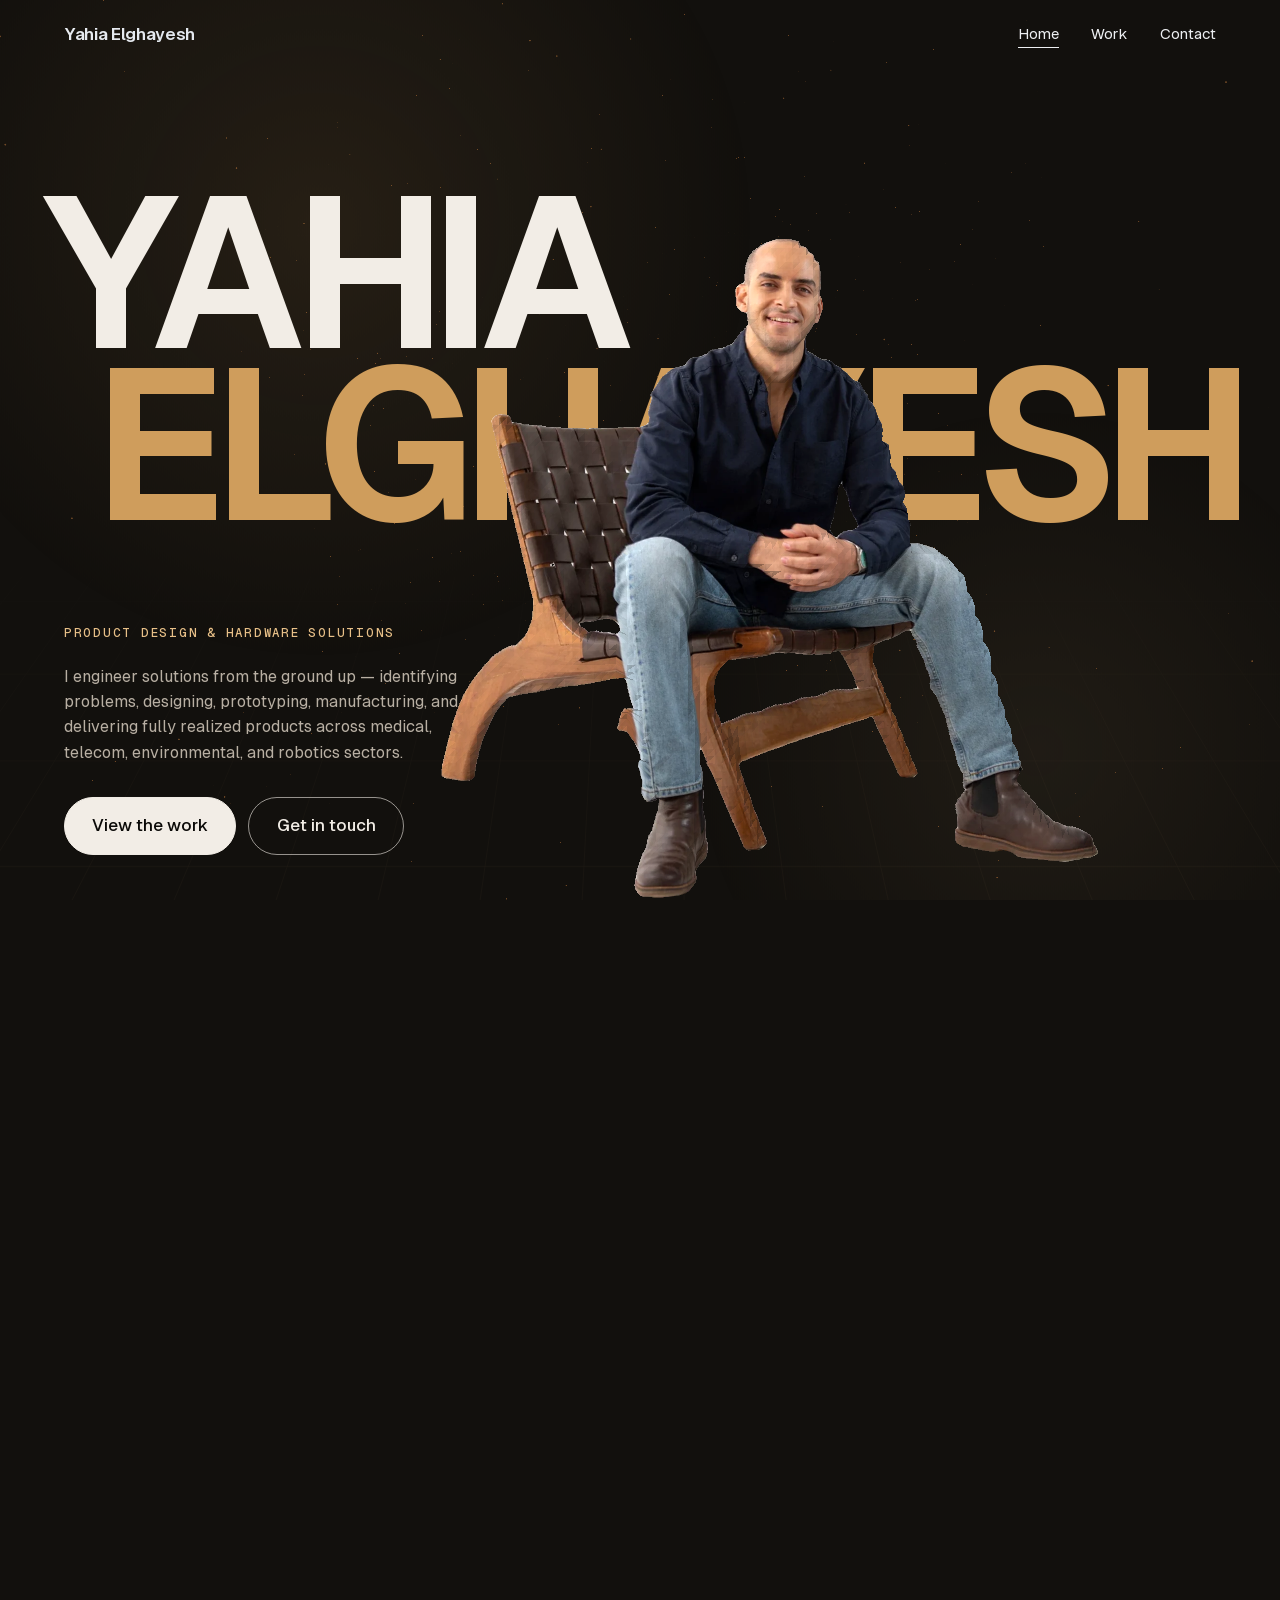
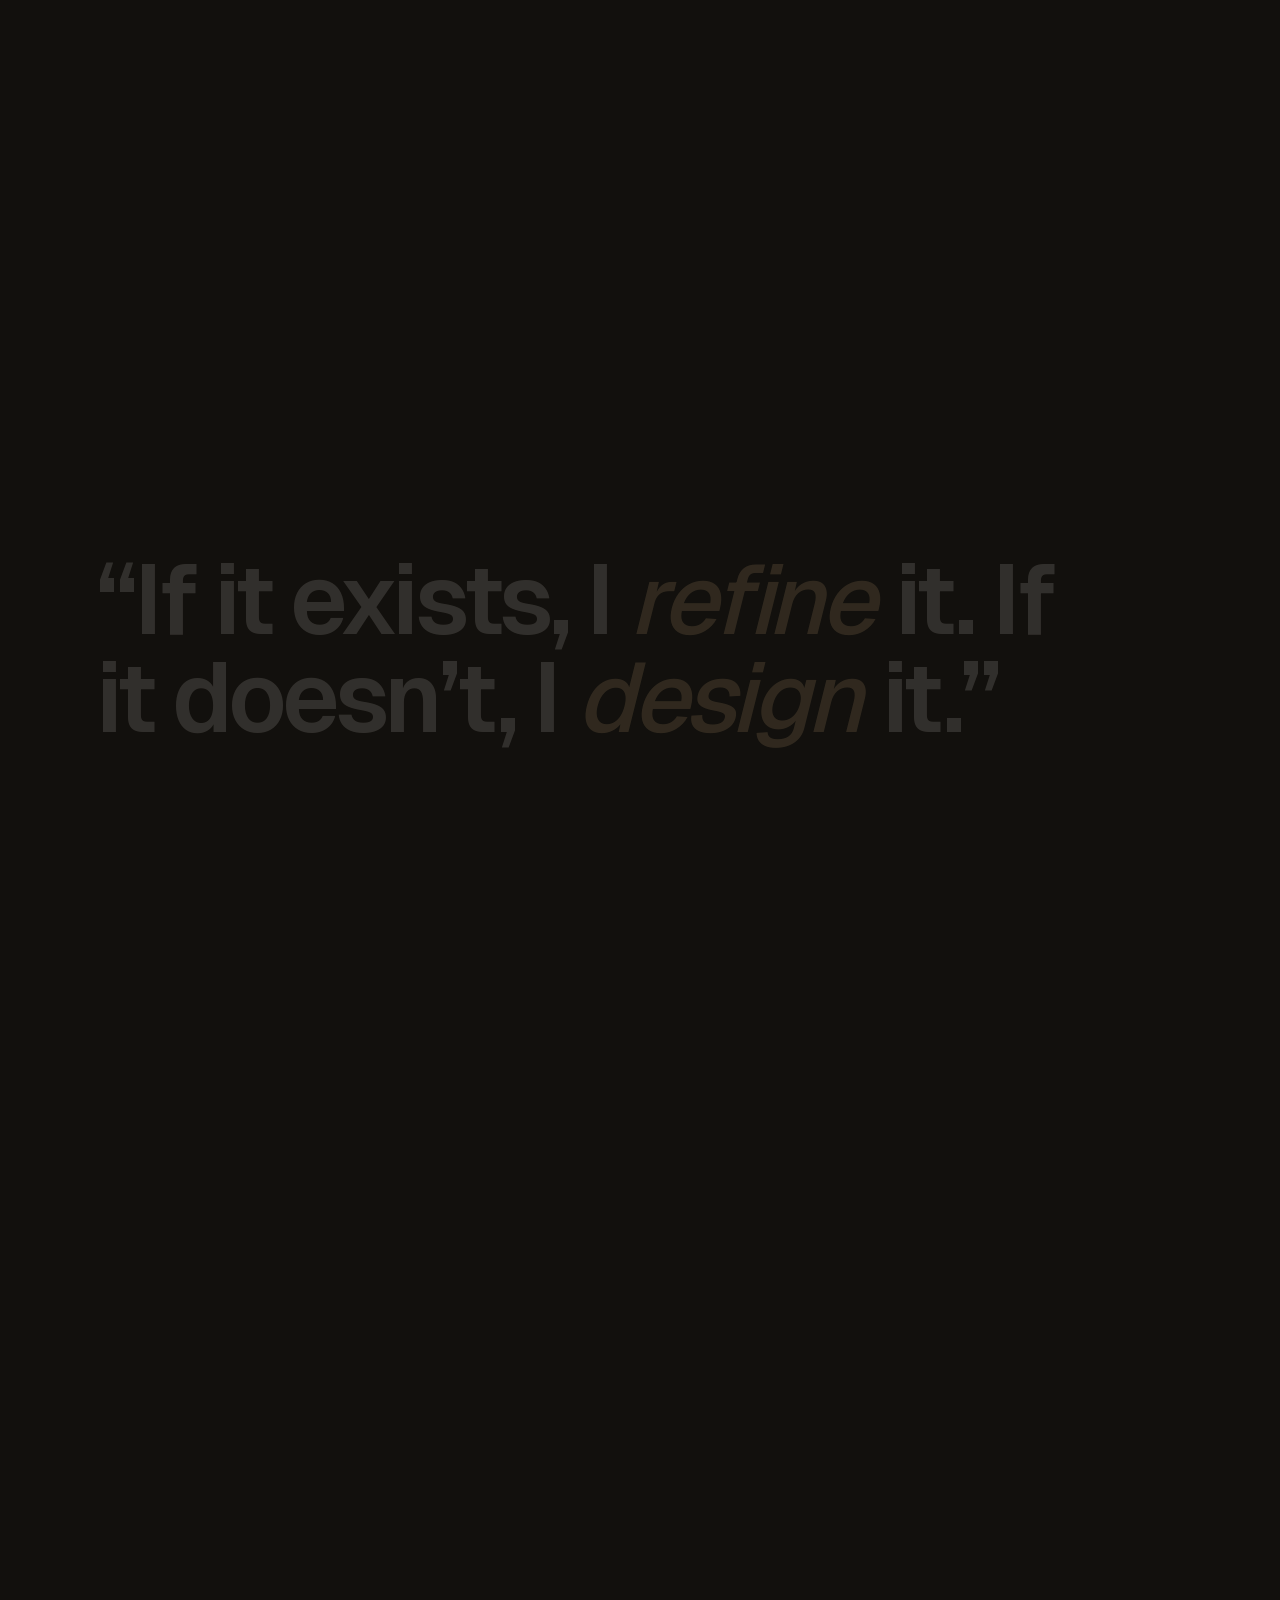
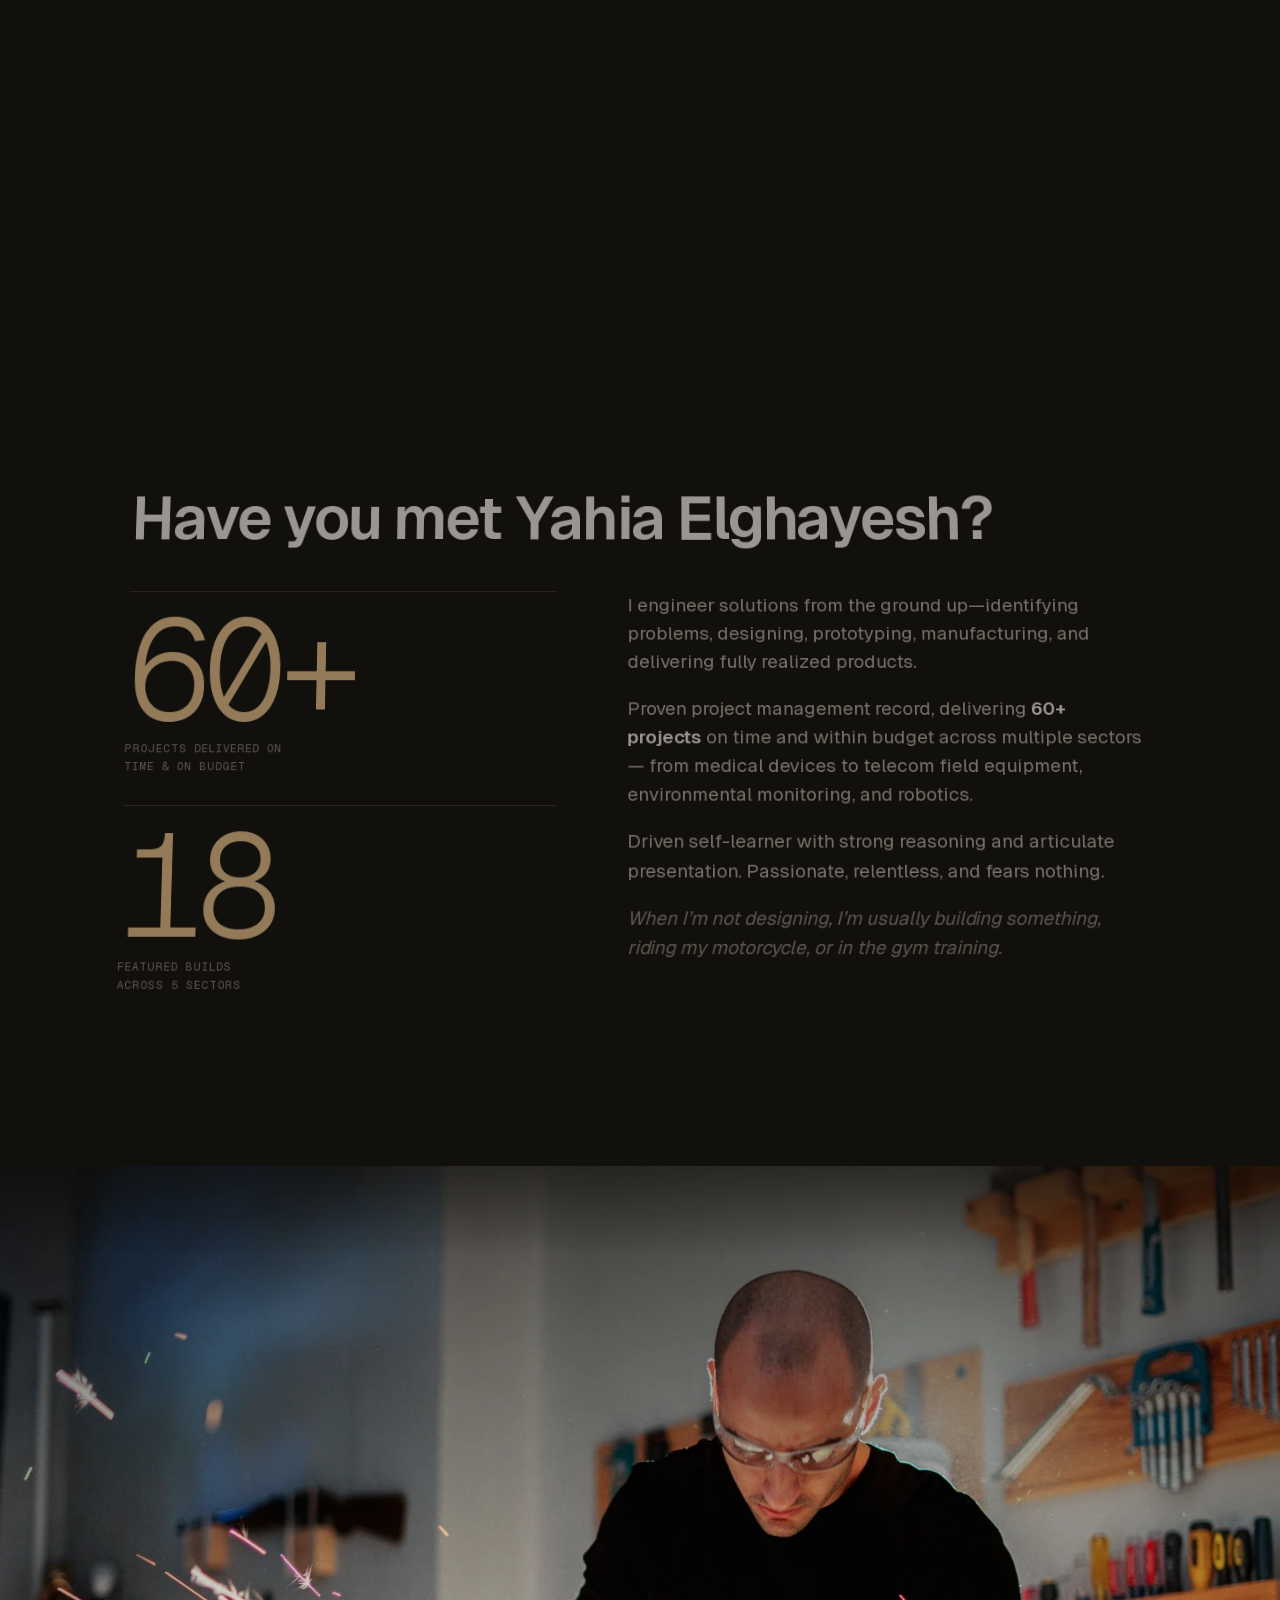
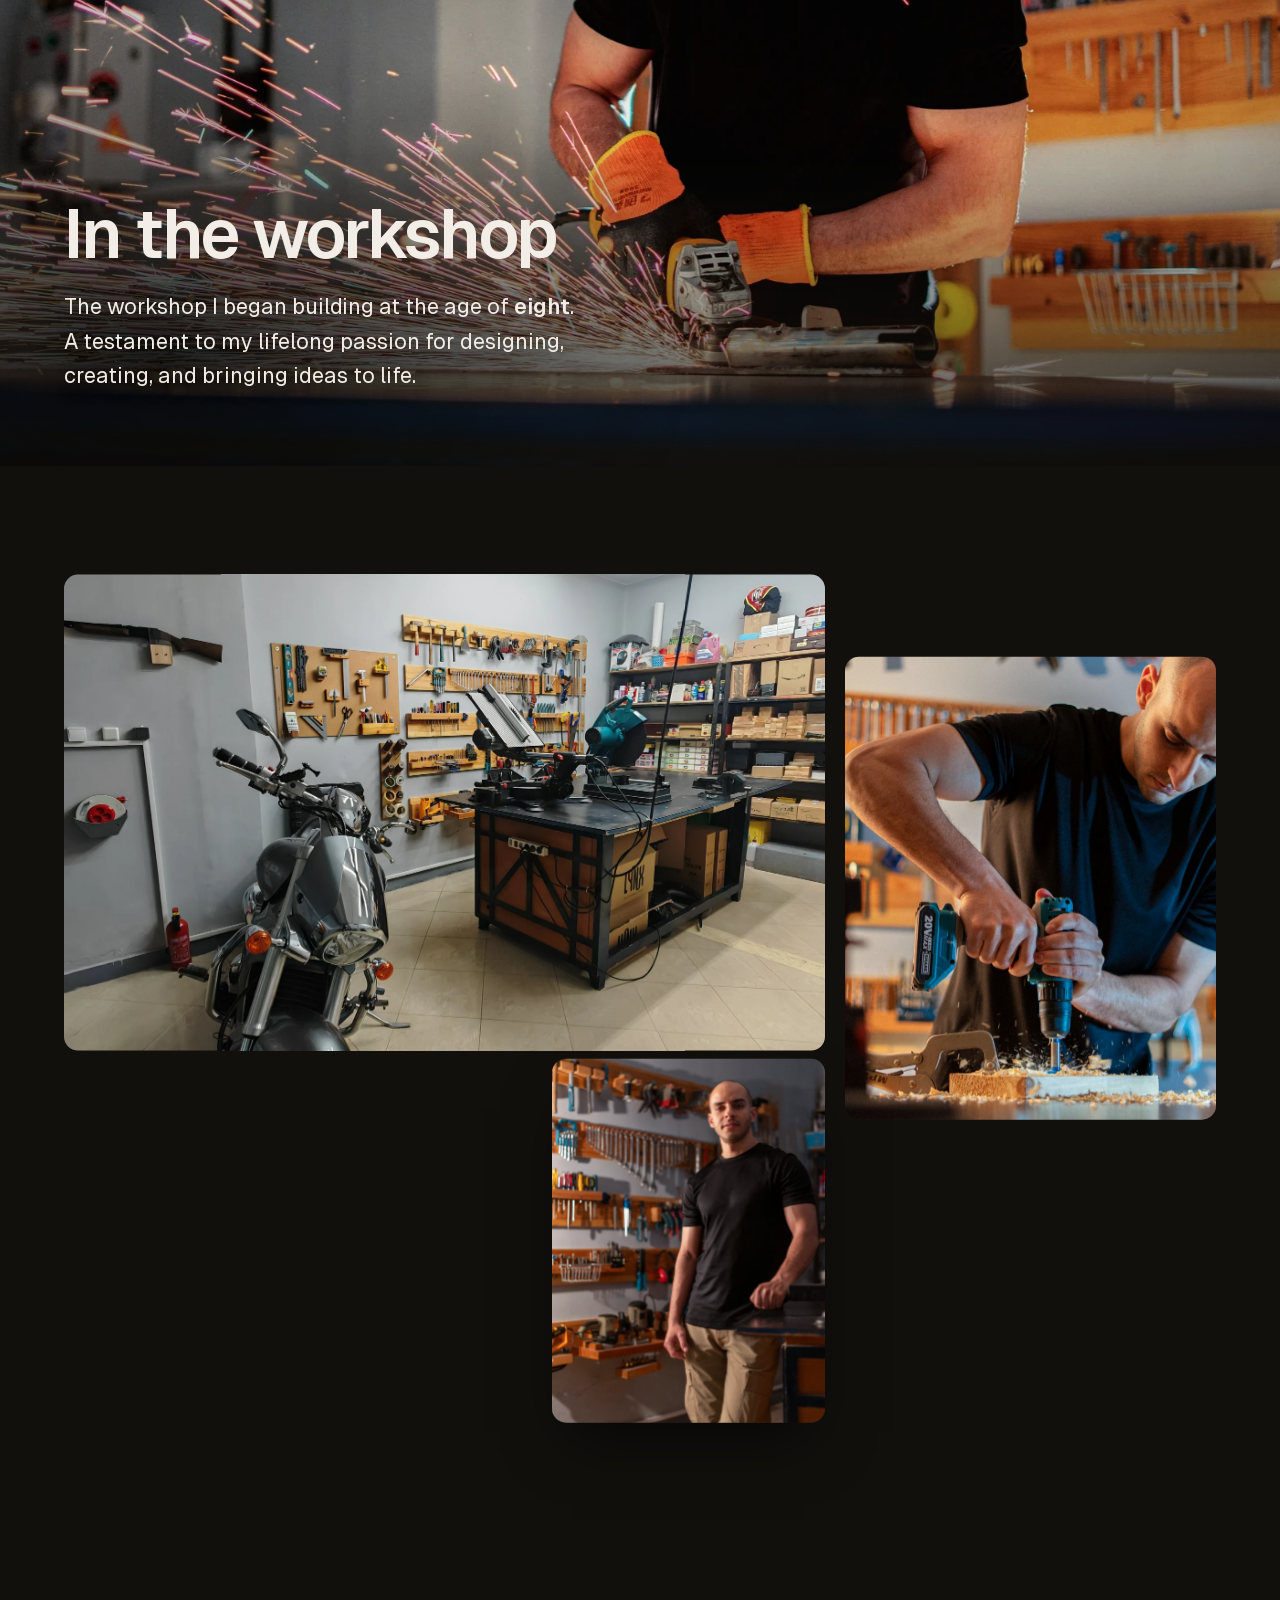
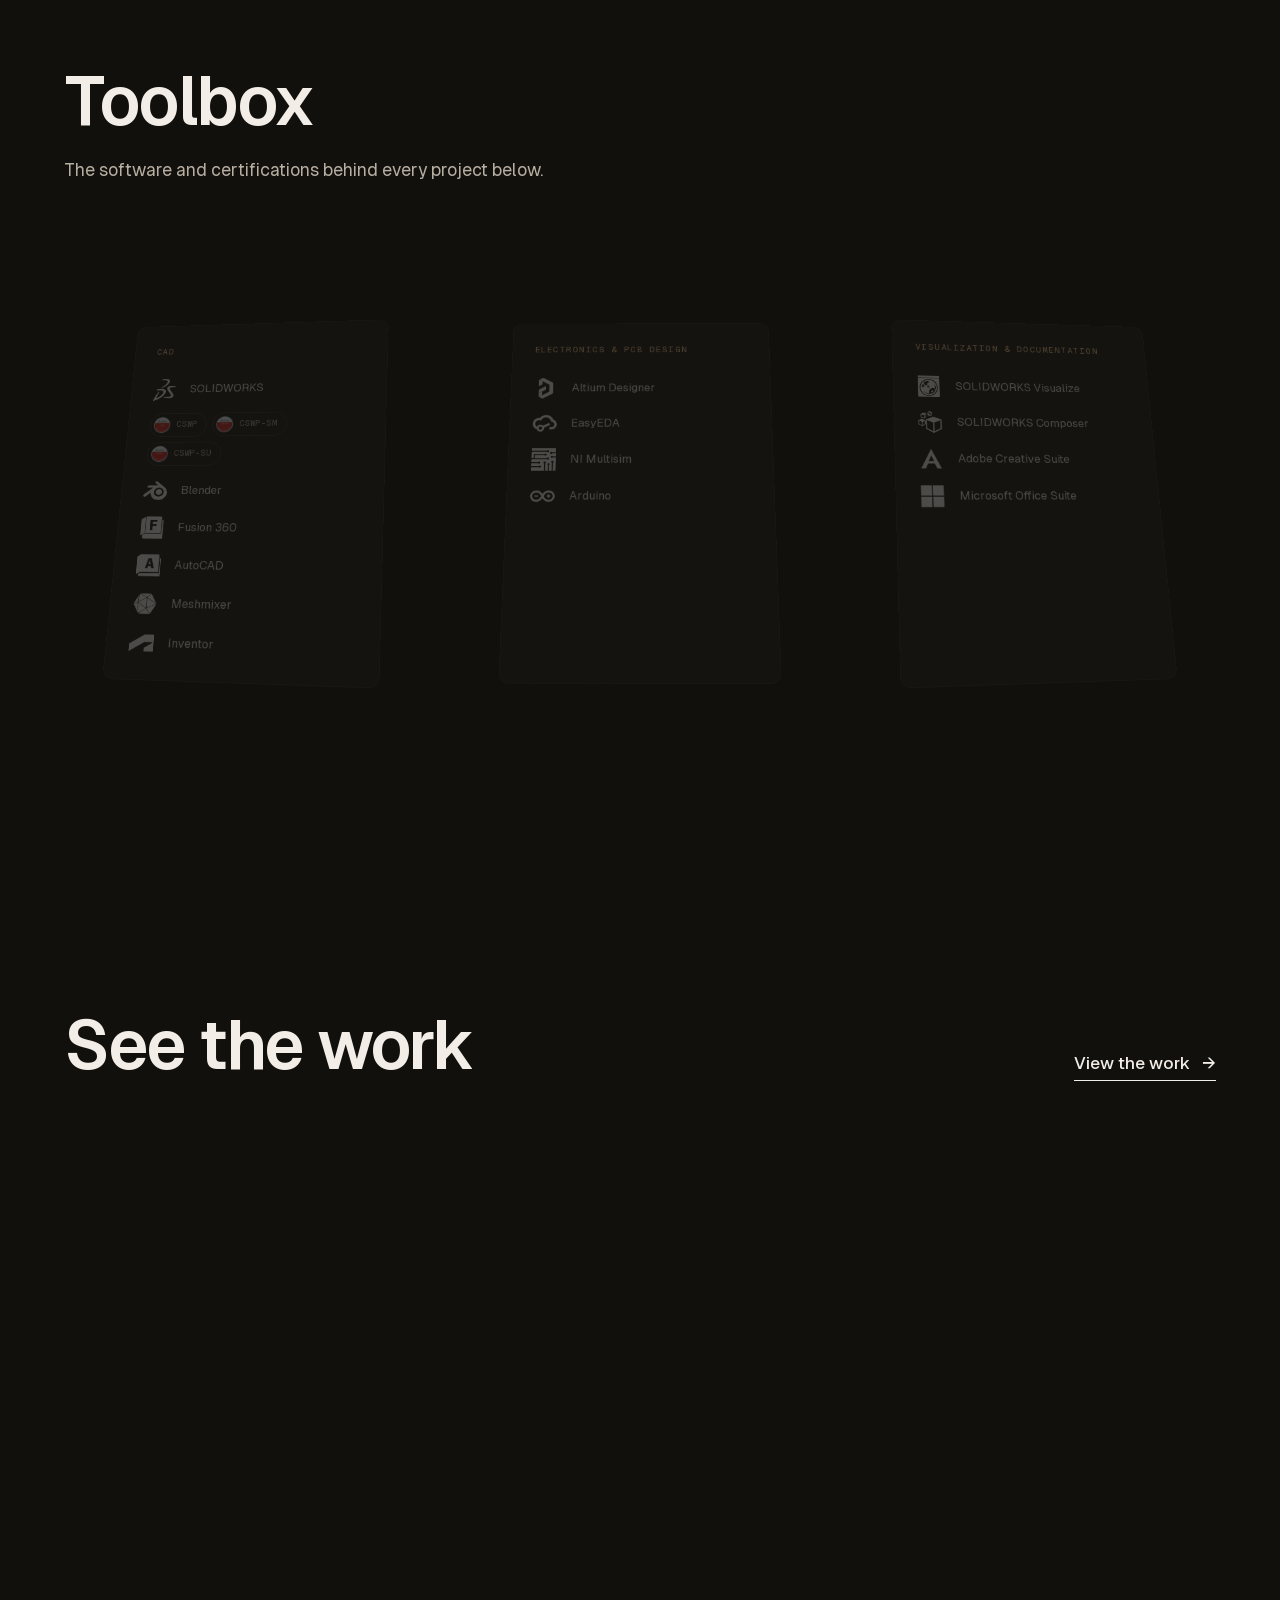
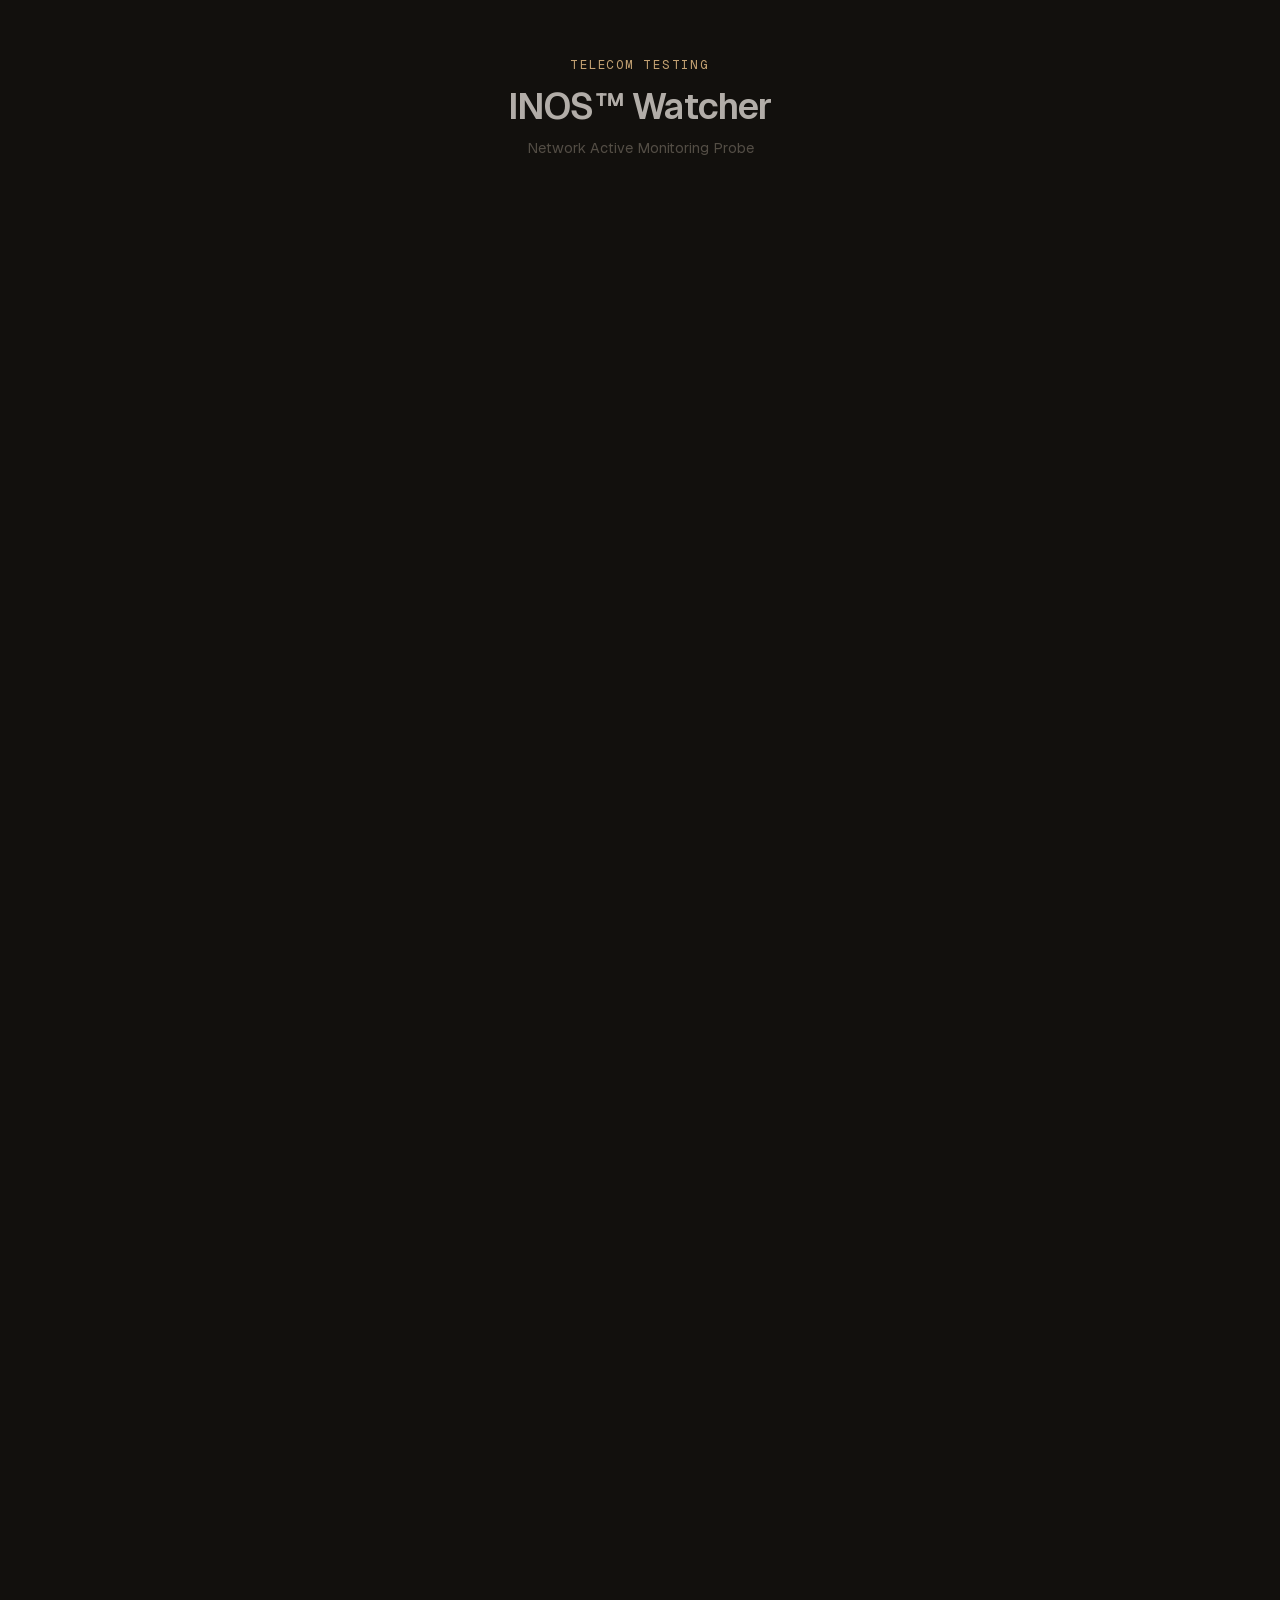
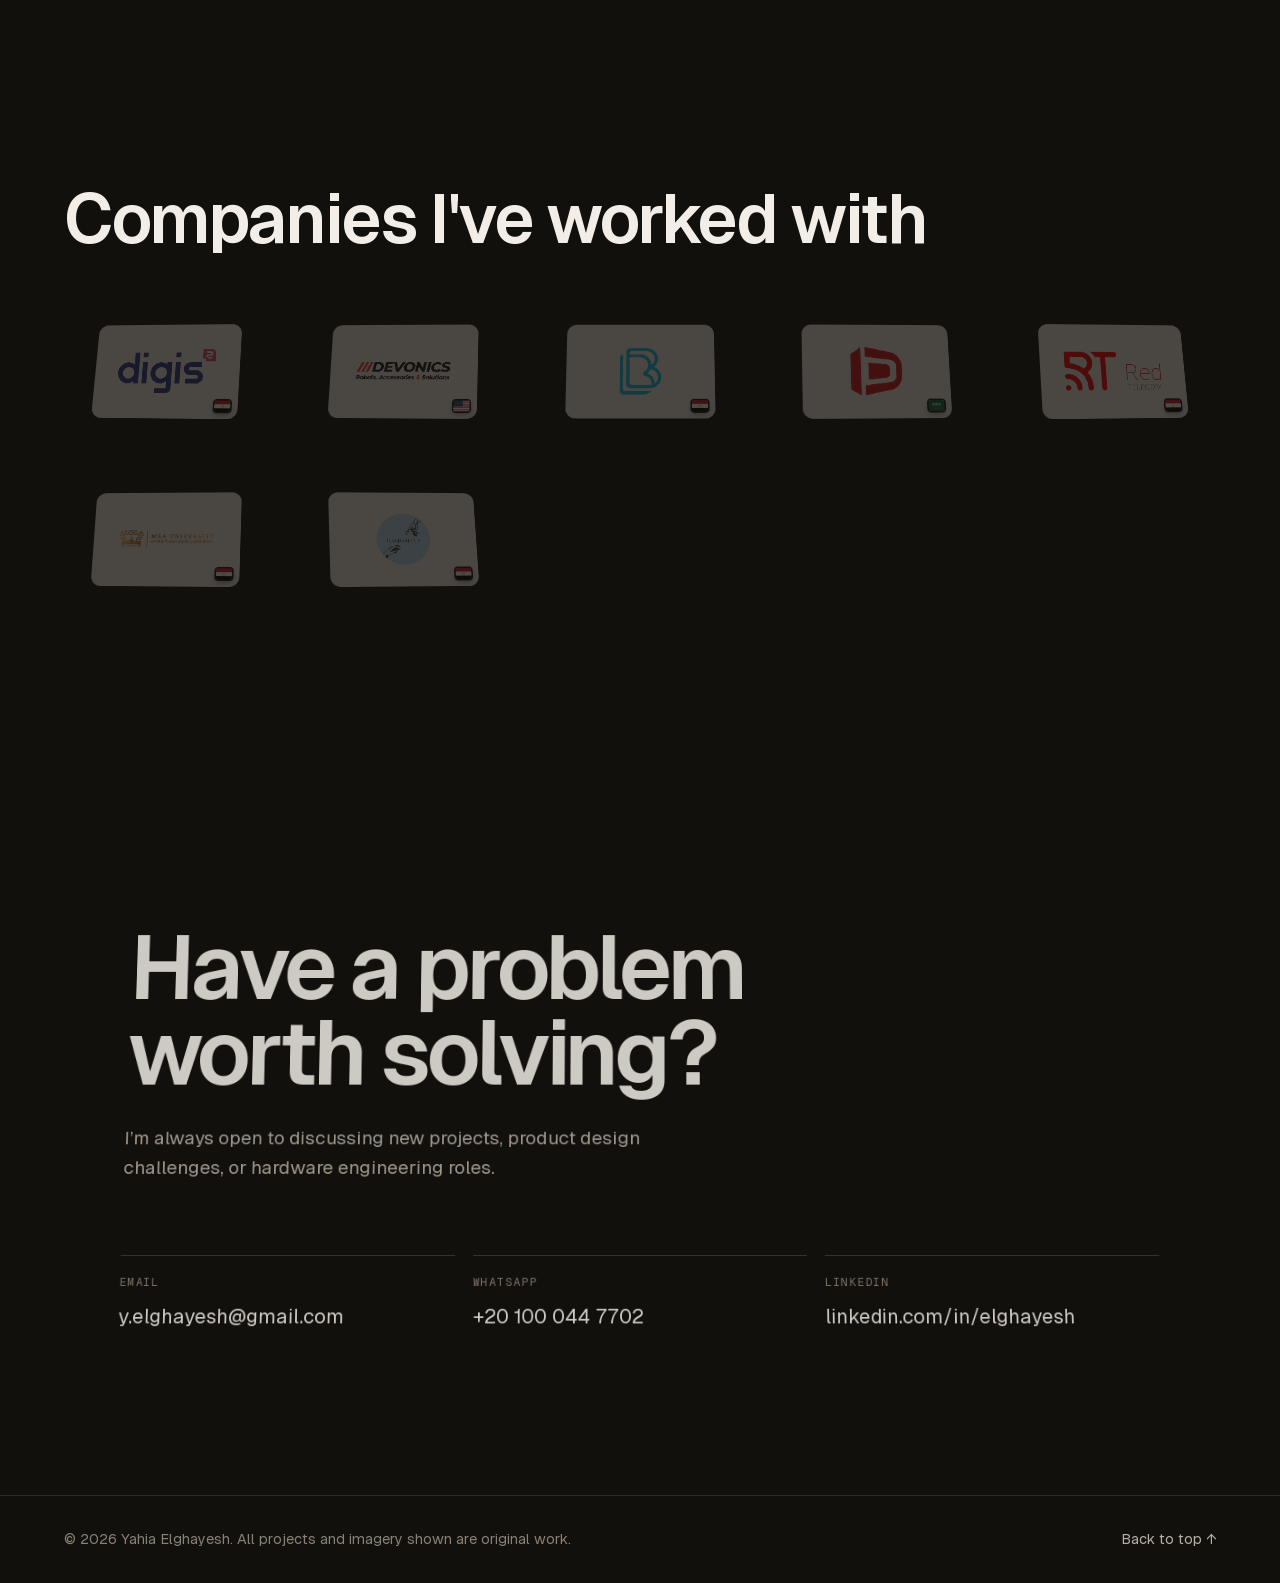
<file: index.html>
<!DOCTYPE html>
<html lang="en">
<head>
<meta charset="UTF-8">
<meta name="viewport" content="width=device-width, initial-scale=1.0">
<title>Yahia Elghayesh &mdash; Product Design &amp; Hardware Solutions</title>
<meta name="description" content="Yahia Elghayesh: Product design and hardware solutions engineer. From medical devices to telecom field equipment, environmental monitoring, and robotics: identifying problems, designing, prototyping, manufacturing, and delivering fully realized products.">
<link rel="icon" href="favicon.svg" type="image/svg+xml">
<link rel="preload" href="assets/fonts/Geist-Variable.woff2" as="font" type="font/woff2" crossorigin>
<link rel="preload" href="assets/img/hero3d/yahia-chair.webp" as="image">
<link rel="stylesheet" href="styles.css">
<script>
  // The intro curtain is opt-in from here, before first paint, and only when
  // it can actually play. If any script after this fails, a CSS animation
  // lifts the curtain on its own after a few seconds regardless.
  (function () {
    var d = document.documentElement;
    d.classList.add("js");
    var reduce = window.matchMedia("(prefers-reduced-motion: reduce)").matches;
    var seen = false;
    try { seen = sessionStorage.getItem("ye-intro") === "1"; } catch (e) {}
    if (!reduce && !seen) d.classList.add("intro");
  })();
</script>
</head>
<body>
<a class="skip-link" href="#main">Skip to content</a>

<div class="intro-curtain" aria-hidden="true">
  <div class="intro-inner">
    <span class="intro-count" data-intro-count>000</span>
    <span class="intro-name">Yahia Elghayesh</span>
  </div>
</div>

<div class="depth-bg" aria-hidden="true"><span class="d1"></span><span class="d2"></span><span class="floor"></span></div>

<header class="topbar" id="top">
  <div class="topbar-inner">
    <a class="topbar-id" href="index.html">Yahia Elghayesh</a>
    <button class="topbar-menu-btn" aria-expanded="false" aria-controls="site-nav">
      <span class="bars" aria-hidden="true"><span></span><span></span><span></span></span>
      <span class="visually-hidden">Menu</span>
    </button>
    <nav class="topbar-nav" id="site-nav">
      <a href="index.html" data-page="index.html">Home</a>
      <a href="work.html" data-page="work.html">Work</a>
      <a href="#contact">Contact</a>
    </nav>
  </div>
</header>

<main id="main">
  <section class="hero" id="hero">
    <div class="hero-pin">
      <h1 class="hero-name"><span class="hn hn-1">Yahia</span><span class="hn hn-2">Elghayesh</span></h1>
      <div class="hero-avatar" id="hero-avatar">
        <img src="assets/img/hero3d/yahia-chair.webp" alt="Yahia Elghayesh seated in his studio" width="1408" height="1400">
      </div>
      <div class="hero-copy" id="hero-content"></div>
    </div>
  </section>

  <section class="statement" id="statement"></section>
  <section class="section about" id="about-section"></section>
  <section class="workshop" id="workshop-section"></section>
  <section class="section toolbox" id="toolbox-section"></section>
  <section class="showroom" id="work-cta-section"></section>
  <section class="section partners" id="partners-section"></section>
  <section class="section contact" id="contact"></section>
</main>

<footer class="site-footer" id="site-footer"></footer>

<script src="data.js"></script>
<script src="assets/img/depth/depth-maps.js"></script>
<script src="assets/vendor/gsap.min.js"></script>
<script src="assets/vendor/ScrollTrigger.min.js"></script>
<script src="assets/vendor/lenis.min.js"></script>
<script src="motion.js"></script>
<script src="stage.js"></script>
<script src="common.js"></script>
<script src="home.js"></script>
</body>
</html>
</file>
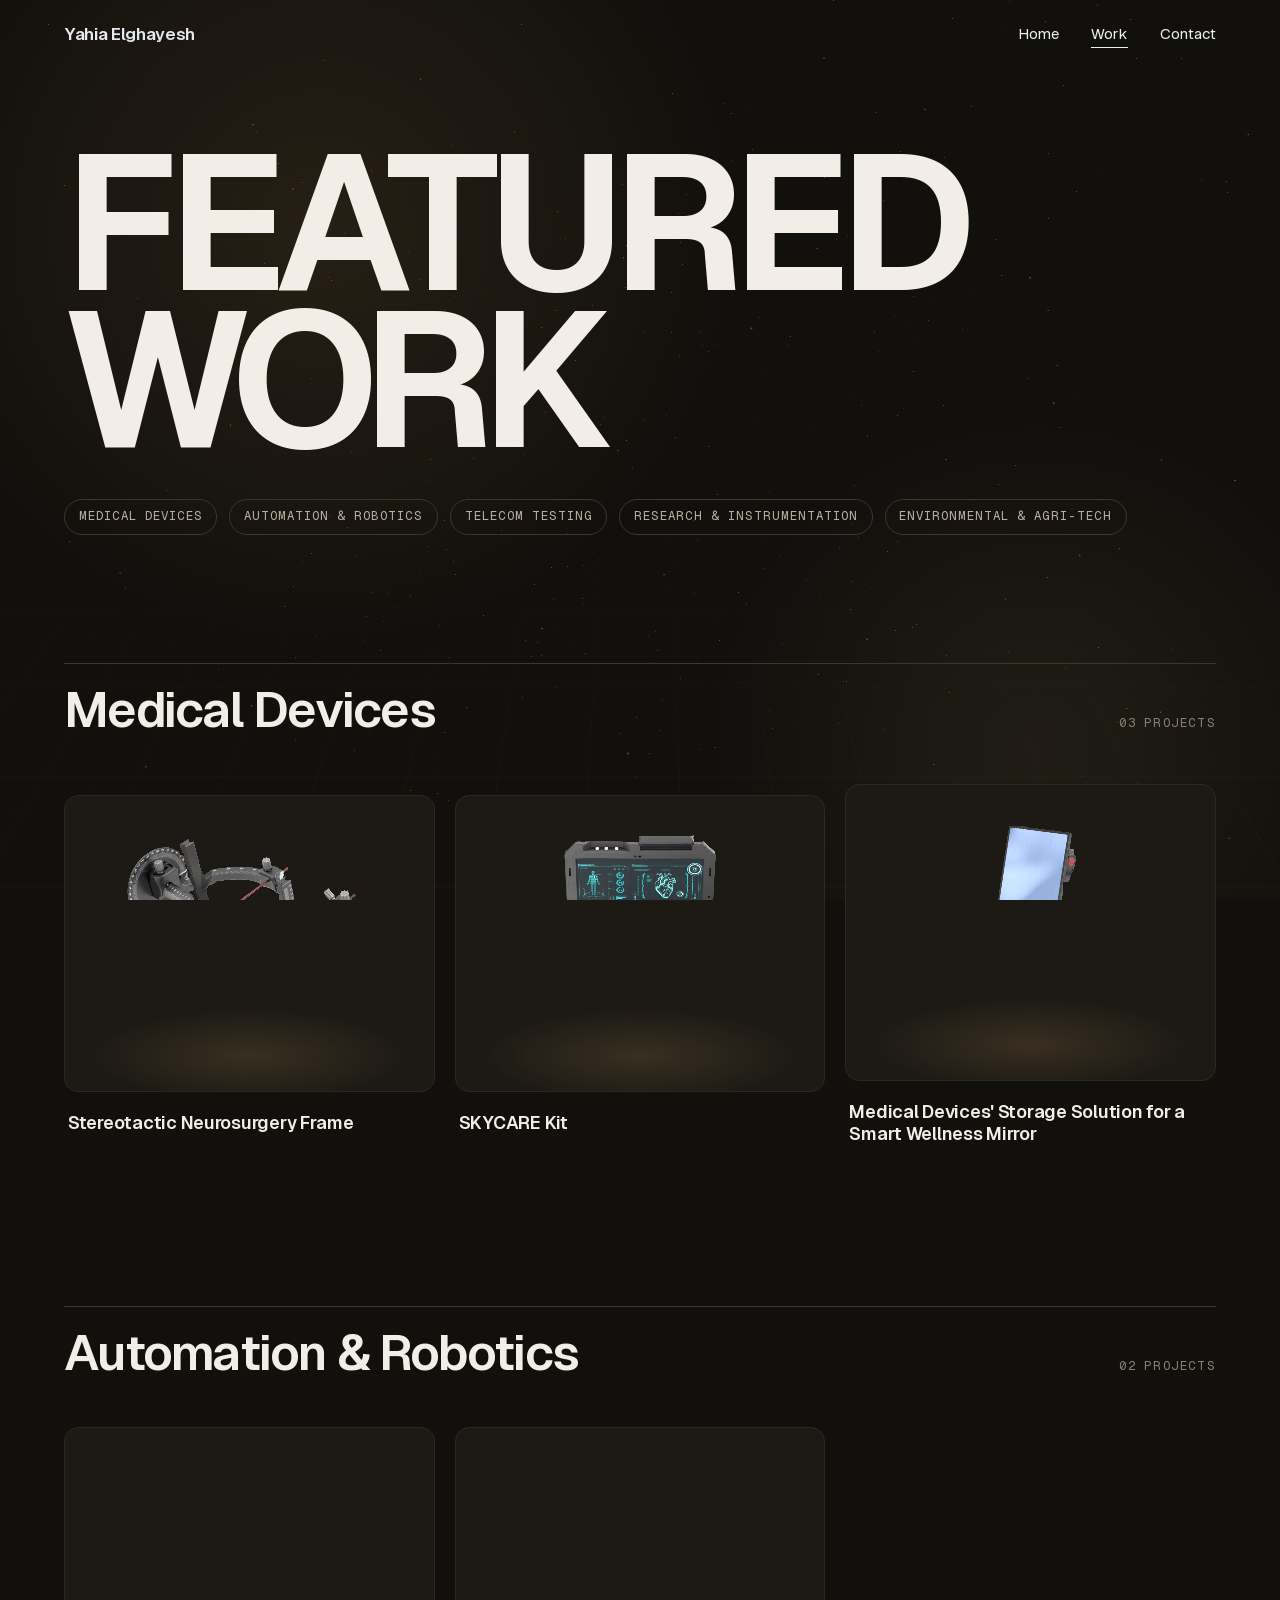
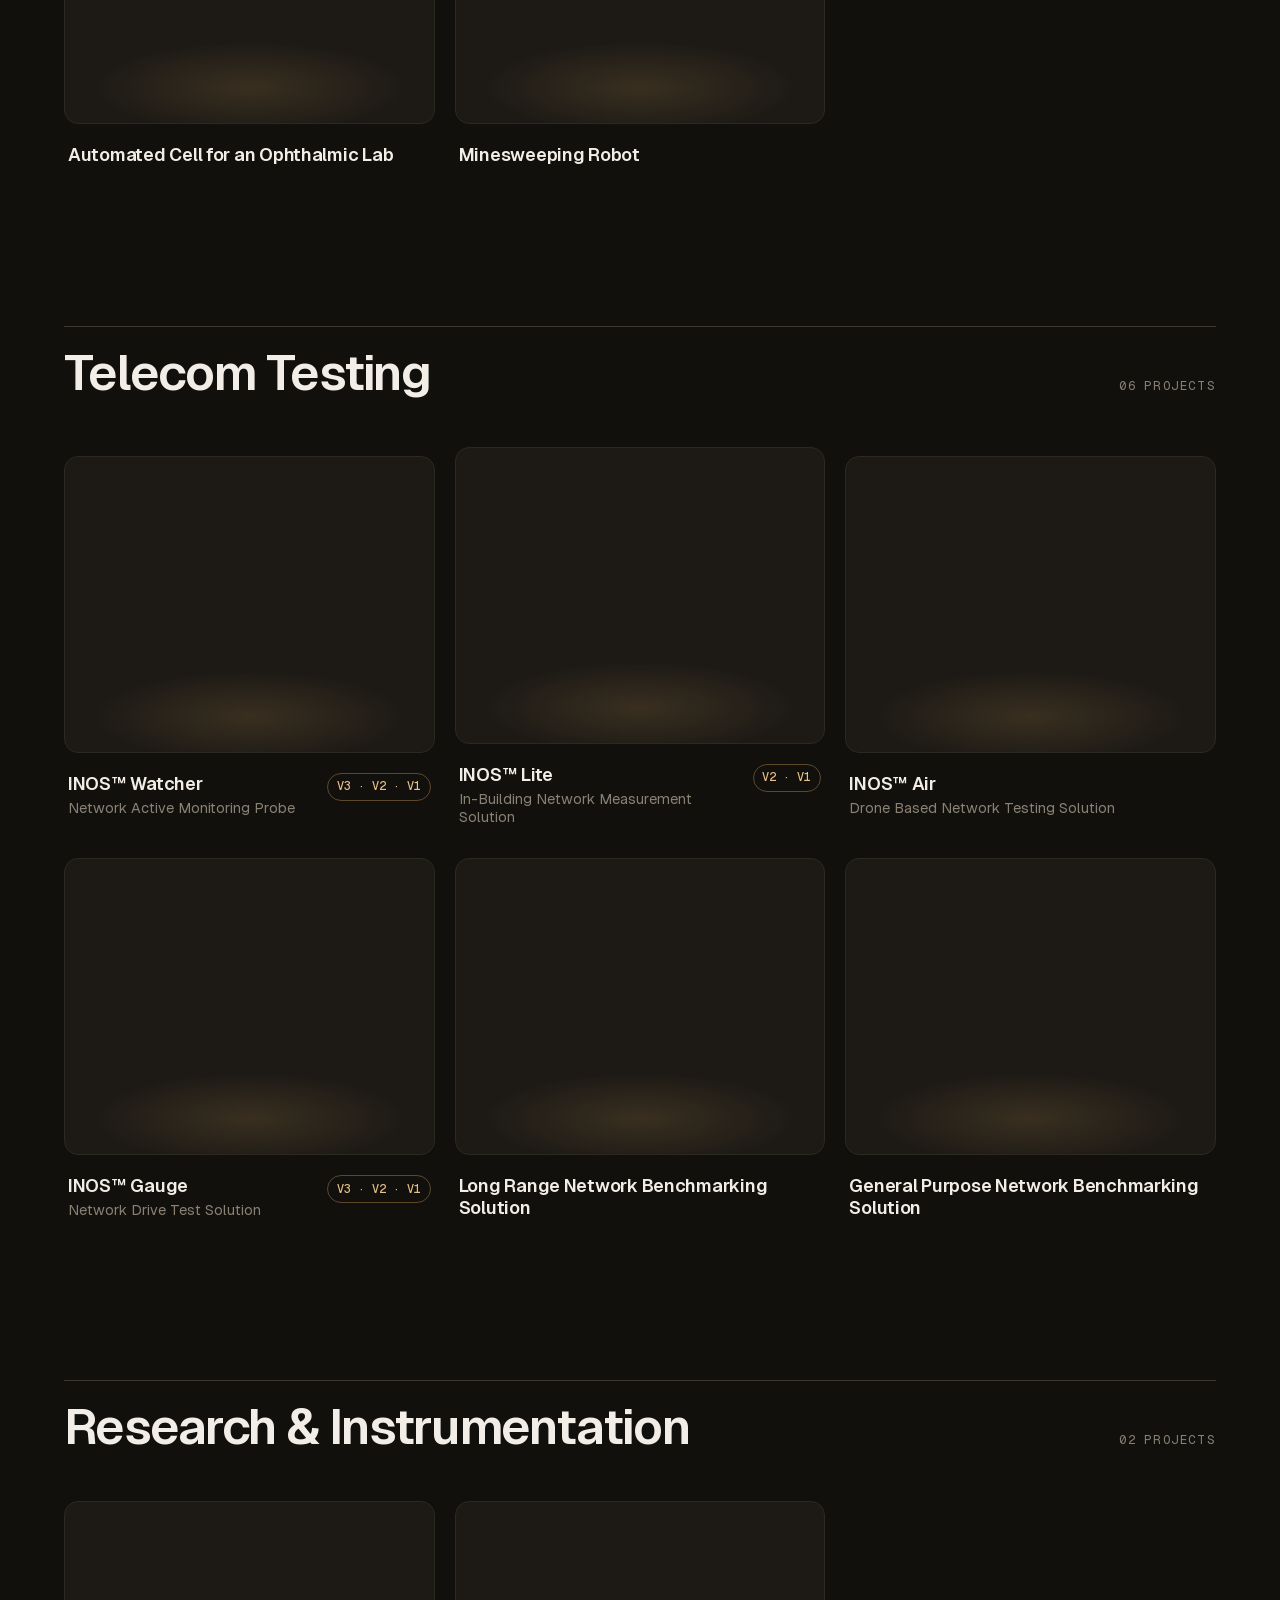
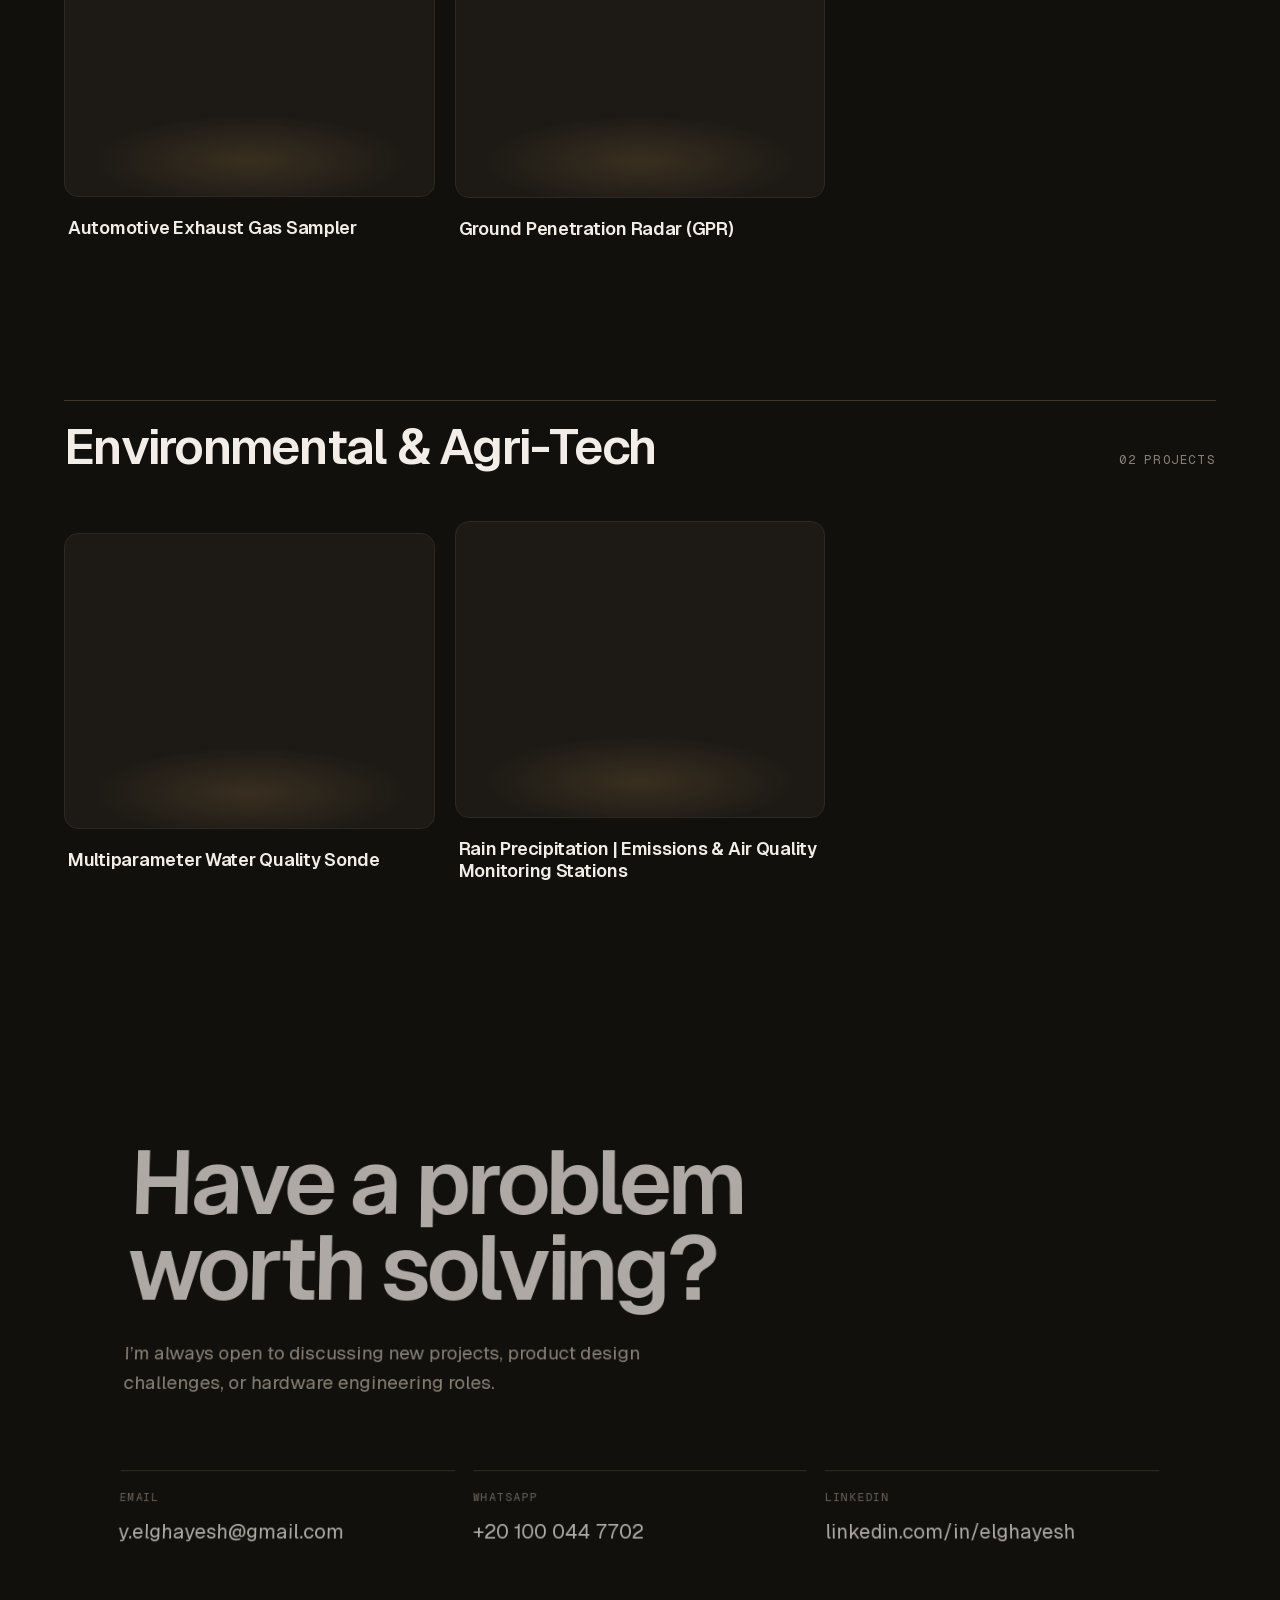
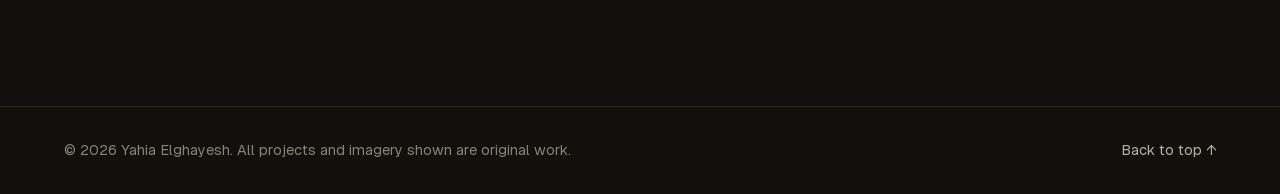
<file: work.html>
<!DOCTYPE html>
<html lang="en">
<head>
<meta charset="UTF-8">
<meta name="viewport" content="width=device-width, initial-scale=1.0">
<title>Featured Work: Yahia Elghayesh</title>
<meta name="description" content="Featured hardware and product design projects by Yahia Elghayesh, organized by field.">
<link rel="icon" href="favicon.svg" type="image/svg+xml">
<link rel="preload" href="assets/fonts/Geist-Variable.woff2" as="font" type="font/woff2" crossorigin>
<link rel="stylesheet" href="styles.css">
</head>
<body>
<a class="skip-link" href="#main">Skip to content</a>

<div class="depth-bg" aria-hidden="true"><span class="d1"></span><span class="d2"></span><span class="floor"></span></div>

<header class="topbar" id="top">
  <div class="topbar-inner">
    <a class="topbar-id" href="index.html">Yahia Elghayesh</a>
    <button class="topbar-menu-btn" aria-expanded="false" aria-controls="site-nav">
      <span class="bars" aria-hidden="true"><span></span><span></span><span></span></span>
      <span class="visually-hidden">Menu</span>
    </button>
    <nav class="topbar-nav" id="site-nav">
      <a href="index.html" data-page="index.html">Home</a>
      <a href="work.html" data-page="work.html">Work</a>
      <a href="index.html#contact">Contact</a>
    </nav>
  </div>
</header>

<main id="main">
  <section class="work-intro" id="work-intro"></section>
  <div id="field-stages-root"></div>

  <section class="section" id="contact"></section>
</main>

<footer class="site-footer" id="site-footer"></footer>

<div class="project-modal" id="project-modal" role="dialog" aria-modal="true" aria-hidden="true" aria-labelledby="project-modal-title">
  <div class="project-modal-backdrop" data-modal-close></div>
  <div class="project-modal-panel">
    <button type="button" class="project-modal-close" data-modal-close aria-label="Close project details">&times;</button>
    <div id="project-modal-body"></div>
  </div>
</div>

<script src="data.js"></script>
<script src="assets/img/depth/depth-maps.js"></script>
<script src="assets/vendor/gsap.min.js"></script>
<script src="assets/vendor/ScrollTrigger.min.js"></script>
<script src="assets/vendor/lenis.min.js"></script>
<script src="motion.js"></script>
<script src="stage.js"></script>
<script src="common.js"></script>
<script src="work.js"></script>
</body>
</html>
</file>
<file: styles.css>
/* ============================================================
   Yahia Elghayesh: portfolio
   "Spark to product": raw making, the engineer, the finished things.
   Black and Tan: true off-black ground, one warm tan accent, sharp
   contrast. Geist for everything read, Geist Mono for every label
   and number. See DESIGN.md.
   ============================================================ */
@font-face {
  font-family: "Geist";
  src: url("assets/fonts/Geist-Variable.woff2") format("woff2");
  font-weight: 100 900; font-style: normal; font-display: swap;
}
@font-face {
  font-family: "Geist Mono";
  src: url("assets/fonts/GeistMono-Variable.woff2") format("woff2");
  font-weight: 100 900; font-style: normal; font-display: swap;
}

:root {
  --bg: #12100d;
  --bg-deep: #0b0a08;
  --bg-card: #1d1a15;
  --ink: #f2ede6;
  --ink-2: #b8afa3;
  --ink-3: #8a8175;
  --line: #2c2822;
  --line-strong: #3d372f;
  --accent: #cf9d5c;
  --accent-deep: #e8c088;
  --accent-soft: #3a2f1f;

  --font: "Geist", -apple-system, BlinkMacSystemFont, "Segoe UI", Roboto, Helvetica, Arial, sans-serif;
  --mono: "Geist Mono", ui-monospace, SFMono-Regular, Menlo, Consolas, monospace;

  --fs-mega: clamp(4.5rem, 1rem + 15.5vw, 17rem);
  --fs-display: clamp(3rem, 1.6rem + 6vw, 7.5rem);
  --fs-h1: clamp(2.4rem, 1.4rem + 3.6vw, 4.6rem);
  --fs-h2: clamp(1.9rem, 1.2rem + 2.4vw, 3.4rem);
  --fs-h3: 1.2rem;
  --fs-body: 1.0625rem;
  --fs-small: 0.9rem;
  --fs-label: 0.78rem;

  --space-1: 0.25rem;
  --space-2: 0.5rem;
  --space-3: 0.75rem;
  --space-4: 1.25rem;
  --space-5: 2rem;
  --space-6: 3rem;
  --space-7: 5rem;
  --space-8: 9rem;

  /* One radius scale: cards and photos 14px, every interactive pill fully round. */
  --radius: 14px;
  --radius-sm: 8px;
  --measure: 62ch;
  --page-pad: clamp(1.25rem, 5vw, 4rem);
  --ease: cubic-bezier(0.16, 1, 0.3, 1);
  --dur: 0.25s;

  /* Layers, low to high. */
  --z-bg: 0;
  --z-main: 1;
  --z-gl: 50;
  --z-top: 100;
  --z-modal: 200;
  --z-intro: 300;
}

/* ============================================================
   Base
   ============================================================ */
* { box-sizing: border-box; }
html { -webkit-text-size-adjust: 100%; overflow-x: clip; }
html.has-smooth-scroll { scroll-behavior: auto; }
@media (prefers-reduced-motion: reduce) {
  * { animation-duration: 0.001ms !important; transition-duration: 0.001ms !important; }
}
body {
  margin: 0;
  background: var(--bg);
  color: var(--ink);
  font-family: var(--font);
  font-size: var(--fs-body);
  line-height: 1.6;
  -webkit-font-smoothing: antialiased;
  font-feature-settings: "ss01", "cv11";
}
img { max-width: 100%; display: block; }
a { color: inherit; text-decoration: none; }
button { font: inherit; color: inherit; background: none; border: none; cursor: pointer; padding: 0; }
ul, ol { list-style: none; margin: 0; padding: 0; }
h1, h2, h3, p, figure { margin: 0; }
strong { font-weight: 600; color: var(--ink); }
em { font-style: italic; }

::selection { background: var(--accent); color: var(--bg-deep); }
:focus-visible { outline: 2px solid var(--accent); outline-offset: 3px; border-radius: 4px; }

.visually-hidden {
  position: absolute; width: 1px; height: 1px; padding: 0; margin: -1px; overflow: hidden;
  clip: rect(0,0,0,0); white-space: nowrap; border: 0;
}
.skip-link {
  position: fixed; left: var(--space-4); top: -3rem;
  background: var(--ink); color: var(--bg);
  padding: var(--space-2) var(--space-4); border-radius: 999px;
  z-index: calc(var(--z-intro) + 1); transition: top var(--dur) var(--ease);
}
.skip-link:focus { top: var(--space-4); }

.container { max-width: 84rem; margin-inline: auto; padding-inline: var(--page-pad); }
.section { padding-block: var(--space-8); position: relative; }
.section-head { margin-bottom: var(--space-6); max-width: 44rem; }
.section-head p { margin-top: var(--space-4); color: var(--ink-2); font-size: 1.1rem; }
.section-title {
  font-size: var(--fs-h1); font-weight: 600; letter-spacing: -0.035em; line-height: 1.02;
  padding-bottom: 0.1em;
}

/* Heading words hinge up out of a slot (motion.js). The hidden state is only
   applied when motion.js has added .split, i.e. when something will reveal it. */
.split { overflow: hidden; padding-bottom: 0.12em; margin-bottom: -0.12em; }
.split .line { display: inline-block; transform: translateY(110%); will-change: transform; }

/* ============================================================
   Stage layers
   ============================================================ */
.depth-bg {
  position: fixed; inset: 0; z-index: var(--z-bg);
  pointer-events: none; overflow: hidden;
  perspective: 55rem; perspective-origin: 50% 0%;
}
.depth-bg span { position: absolute; display: block; border-radius: 50%; will-change: transform; }
.depth-bg .d1 {
  width: 78vmax; height: 78vmax; top: -22vmax; left: -14vmax;
  background: radial-gradient(circle, color-mix(in srgb, var(--accent) 11%, transparent), transparent 62%);
}
.depth-bg .d2 {
  width: 62vmax; height: 62vmax; bottom: -20vmax; right: -12vmax;
  background: radial-gradient(circle, color-mix(in srgb, var(--accent-deep) 7%, transparent), transparent 62%);
}
.depth-bg .floor {
  border-radius: 0; left: -60%; right: -60%; width: auto;
  bottom: -12vh; height: 80vh;
  transform: rotateX(77deg); transform-origin: 50% 100%;
  background-image:
    linear-gradient(to right, color-mix(in srgb, var(--accent) 34%, transparent) 0 1px, transparent 1px),
    linear-gradient(to bottom, color-mix(in srgb, var(--accent) 34%, transparent) 0 1px, transparent 1px);
  background-size: 7rem 7rem, 7rem 7rem;
  background-position: 0 var(--gy, 0px), 0 var(--gy, 0px);
  opacity: calc(0.11 + var(--vel, 0) * 0.17);
  -webkit-mask-image: linear-gradient(to top, #000, transparent 70%);
  mask-image: linear-gradient(to top, #000, transparent 70%);
}
.gl-bg { position: absolute; inset: 0; width: 100%; height: 100%; display: block; }
/* The object layer: above the page, below the nav and the project modal.
   Transparent wherever nothing is drawn, and never takes a click. */
.gl-fg {
  position: fixed; inset: 0; width: 100%; height: 100%;
  z-index: var(--z-gl); pointer-events: none; display: block;
}
#main, .site-footer { position: relative; z-index: var(--z-main); }

/* Once the GPU is drawing an element, its real <img> steps aside. The class
   is only set after the texture is uploaded, so a failure leaves the photo. */
.gl-active > img, .gl-active .tile-img { opacity: 0; transition: opacity 0.4s ease; }
/* Held back while its GPU version loads (home.js removes it if that fails). */
.gl-wait > img { opacity: 0; }

.sheen { position: relative; }
.sheen::after {
  content: ""; position: absolute; inset: 0; z-index: 3;
  pointer-events: none; border-radius: inherit; opacity: 0;
  background: radial-gradient(18rem circle at var(--mx, 50%) var(--my, 50%), rgba(255,255,255,0.10), transparent 60%);
  transition: opacity var(--dur) ease;
}
.sheen:hover::after, .sheen:focus-visible::after { opacity: 1; }

@media (prefers-reduced-motion: reduce) {
  .depth-bg { display: none; }
  .sheen::after { display: none; }
}

/* ============================================================
   Intro curtain (first visit per session, index only)
   ============================================================ */
.intro-curtain { display: none; }
html.intro .intro-curtain {
  display: flex; position: fixed; inset: 0; z-index: var(--z-intro);
  background: var(--bg-deep); align-items: flex-end;
  /* Safety net: if the script that lifts it never runs, it lifts itself. */
  animation: curtain-safety 0.6s ease 6s forwards;
}
html.intro body { overflow: hidden; }
.intro-inner {
  width: 100%; display: flex; justify-content: space-between; align-items: flex-end;
  padding: var(--page-pad);
}
.intro-count {
  font-family: var(--mono); font-size: clamp(4rem, 2rem + 12vw, 13rem); font-weight: 300;
  line-height: 0.8; letter-spacing: -0.06em; color: var(--ink); font-variant-numeric: tabular-nums;
}
.intro-name { font-family: var(--mono); font-size: var(--fs-label); letter-spacing: 0.14em; text-transform: uppercase; color: var(--accent-deep); }
@keyframes curtain-safety { to { transform: translateY(-100%); visibility: hidden; } }

/* ============================================================
   Top bar
   ============================================================ */
.topbar { position: fixed; top: 0; left: 0; right: 0; z-index: var(--z-top); mix-blend-mode: difference; }
.topbar-inner {
  display: flex; align-items: center; justify-content: space-between;
  padding: var(--space-4) var(--page-pad); color: #fff;
}
.topbar-id { font-weight: 600; letter-spacing: -0.02em; }
.topbar-nav { display: flex; gap: var(--space-5); align-items: center; }
.topbar-nav a { position: relative; padding-block: 2px; font-size: 0.95rem; }
.topbar-nav a::after {
  content: ""; position: absolute; left: 0; bottom: 0; height: 1px; width: 100%;
  background: currentColor; transform: scaleX(0); transform-origin: right;
  transition: transform 0.35s var(--ease);
}
.topbar-nav a:hover::after, .topbar-nav a[aria-current="page"]::after { transform: scaleX(1); transform-origin: left; }
.topbar-menu-btn { display: none; }
@media (max-width: 640px) {
  .topbar { mix-blend-mode: normal; background: color-mix(in srgb, var(--bg) 88%, transparent); backdrop-filter: blur(8px); -webkit-backdrop-filter: blur(8px); border-bottom: 1px solid var(--line); }
  .topbar-inner { color: var(--ink); padding-block: var(--space-3); }
  .topbar-nav {
    position: fixed; inset: 3.4rem 0 auto 0; background: var(--bg);
    flex-direction: column; align-items: flex-start; gap: 0; border-bottom: 1px solid var(--line);
    transform: translateY(-8px); opacity: 0; pointer-events: none;
    transition: transform var(--dur) var(--ease), opacity var(--dur) var(--ease);
    padding: var(--space-2) var(--page-pad) var(--space-5);
  }
  .topbar-nav.is-open { transform: none; opacity: 1; pointer-events: auto; }
  .topbar-nav a { width: 100%; padding-block: var(--space-3); border-bottom: 1px solid var(--line); color: var(--ink); font-size: 1.1rem; }
  .topbar-menu-btn { display: flex; align-items: center; justify-content: center; width: 2.25rem; height: 2.25rem; color: var(--ink); }
  .topbar-menu-btn .bars { width: 18px; height: 12px; position: relative; }
  .topbar-menu-btn .bars span { position: absolute; left: 0; width: 100%; height: 1.5px; background: currentColor; transition: transform var(--dur) ease, opacity var(--dur) ease; }
  .topbar-menu-btn .bars span:nth-child(1) { top: 0; }
  .topbar-menu-btn .bars span:nth-child(2) { top: 50%; margin-top: -0.75px; }
  .topbar-menu-btn .bars span:nth-child(3) { bottom: 0; }
  .topbar-menu-btn[aria-expanded="true"] .bars span:nth-child(1) { transform: translateY(5.25px) rotate(45deg); }
  .topbar-menu-btn[aria-expanded="true"] .bars span:nth-child(2) { opacity: 0; }
  .topbar-menu-btn[aria-expanded="true"] .bars span:nth-child(3) { transform: translateY(-5.25px) rotate(-45deg); }
}

/* ============================================================
   Buttons
   ============================================================ */
.btn {
  display: inline-flex; align-items: center; gap: var(--space-2); white-space: nowrap;
  border: 1px solid color-mix(in srgb, var(--ink) 60%, transparent); border-radius: 999px;
  padding: 0.85em 1.6em; color: var(--ink); font-weight: 500;
  transition: background var(--dur) ease, color var(--dur) ease, border-color var(--dur) ease;
}
.btn-primary { background: var(--ink); border-color: var(--ink); color: var(--bg-deep); }
.btn:hover { background: var(--accent); border-color: var(--accent); color: var(--bg-deep); }
.btn:active { transform: translateY(1px); }
.cta-link {
  display: inline-flex; align-items: center; gap: var(--space-3); font-weight: 500;
  border-bottom: 1px solid var(--ink); padding-bottom: 3px; white-space: nowrap;
}
.cta-link .arrow { transition: transform var(--dur) var(--ease); }
.cta-link:hover .arrow { transform: translateX(6px); }

/* ============================================================
   Hero: the name, and the engineer standing in front of it
   ============================================================ */
.hero { position: relative; }
.hero-pin { position: relative; height: 100vh; height: 100svh; min-height: 36rem; overflow: hidden; }
/* Sized by the smaller of width and height, and set above centre: the
   copy block is anchored to the bottom in fixed units, so on a short
   laptop screen a width-only size ran the name into it. */
.hero-name {
  position: absolute; left: 0; right: 0; top: 40%; transform: translateY(-50%);
  display: flex; flex-direction: column; padding-inline: calc(var(--page-pad) * 0.6);
  font-size: min(var(--fs-mega), 25svh); font-weight: 650; line-height: 0.8; letter-spacing: -0.065em;
  text-transform: uppercase; color: var(--ink); pointer-events: none; user-select: none;
}
.hn { display: block; will-change: transform; }
.hn-1 { align-self: flex-start; }
/* Solid, not outlined: a stroke on a variable font draws the glyphs'
   internal overlap contours (visible as stray bars through every H). */
.hn-2 { align-self: flex-end; color: var(--accent); }
.hero-avatar {
  position: absolute; bottom: 0; left: 60%; transform: translateX(-50%);
  height: min(80svh, 54vw); aspect-ratio: 1408 / 1400;
}
.hero-avatar img { width: 100%; height: 100%; object-fit: contain; object-position: bottom; }
.hero-copy {
  position: absolute; left: var(--page-pad); bottom: clamp(1.5rem, 5vh, 3.5rem);
  max-width: min(25rem, 32vw); z-index: 2;
}
.kicker {
  display: block; font-family: var(--mono); font-size: var(--fs-label); font-weight: 500;
  text-transform: uppercase; letter-spacing: 0.14em; color: var(--accent-deep);
}
.hero-lede { margin-top: var(--space-4); color: var(--ink-2); font-size: 1.02rem; line-height: 1.55; }
.hero-links { display: flex; gap: var(--space-3); margin-top: var(--space-5); flex-wrap: wrap; }

/* On a phone the hero is still exactly one screen (it is pinned, and a
   pinned block taller than the screen would hold its own buttons out of
   reach): name on top, the figure takes whatever height is left, copy and
   buttons at the bottom. svh, not dvh, so it does not change size when the
   address bar slides away. */
@media (min-width: 821px) and (max-width: 1100px) {
  .hero-name { top: 35%; font-size: min(var(--fs-mega), 20svh); }
  .hero-avatar { left: 68%; height: min(72svh, 50vw); }
  .hero-copy { max-width: 36vw; }
  .hero-lede { font-size: 0.95rem; }
}
@media (max-width: 820px) {
  .hero-pin { height: 100svh; min-height: 32rem; padding-top: 4.3rem; display: flex; flex-direction: column; }
  .hero-name { position: relative; top: auto; transform: none; flex: none; font-size: clamp(3rem, 16.2vw, 8rem); padding-inline: var(--page-pad); }
  .hero-avatar { position: relative; left: auto; bottom: auto; transform: none; flex: 1 1 auto; min-height: 0; width: 100%; height: auto; aspect-ratio: auto; margin-top: -6vw; }
  .hero-avatar img { object-position: 50% 100%; }
  .hero-copy { position: relative; left: auto; bottom: auto; flex: none; max-width: none; padding: var(--space-3) var(--page-pad) var(--space-5); }
  .hero-lede { margin-top: var(--space-2); font-size: 0.95rem; line-height: 1.5; }
  .hero-links { margin-top: var(--space-4); }
  .btn { padding: 0.75em 1.35em; }
}

/* ============================================================
   Statement
   ============================================================ */
.statement-pin { min-height: 100vh; min-height: 100svh; display: flex; align-items: center; padding: var(--space-7) var(--page-pad); }
.statement-text {
  max-width: 16ch; margin-inline: auto;
  font-size: clamp(2.6rem, 1rem + 6.4vw, 8rem); font-weight: 600; line-height: 1.0; letter-spacing: -0.045em;
  text-wrap: balance;
}
.statement-text em { font-style: italic; font-weight: 500; color: var(--accent-deep); padding-right: 0.04em; }
.statement-text .w { display: inline-block; }

/* ============================================================
   About
   ============================================================ */
.about-grid {
  display: grid; grid-template-columns: minmax(0, 0.9fr) minmax(0, 1.1fr);
  gap: var(--space-7); margin-top: var(--space-6); align-items: start;
}
.about-stats { display: flex; flex-direction: column; gap: var(--space-5); }
.stat { border-top: 1px solid var(--line-strong); padding-top: var(--space-4); }
.stat-num {
  display: block; font-family: var(--mono); font-weight: 300; letter-spacing: -0.07em;
  font-size: clamp(5rem, 2rem + 10vw, 12rem); line-height: 0.85; color: var(--accent-deep);
  font-variant-numeric: tabular-nums;
}
.stat-label { display: block; margin-top: var(--space-3); color: var(--ink-3); font-family: var(--mono); font-size: var(--fs-label); letter-spacing: 0.08em; text-transform: uppercase; max-width: 26ch; }
.about-copy p { color: var(--ink-2); font-size: clamp(1.1rem, 1rem + 0.4vw, 1.3rem); line-height: 1.55; max-width: 36rem; }
.about-copy p + p { margin-top: var(--space-4); }
.about-copy .about-offduty { font-style: italic; color: var(--ink-3); }
@media (max-width: 820px) {
  .about-grid { grid-template-columns: 1fr; gap: var(--space-6); }
  .about-stats { flex-direction: row; gap: var(--space-4); }
  .stat { flex: 1; }
  .stat-num { font-size: clamp(3.6rem, 18vw, 6rem); }
}

/* ============================================================
   Workshop: the sparks, then the collage
   ============================================================ */
.workshop { position: relative; padding-bottom: var(--space-8); }
.sparks-stage { position: relative; height: 100vh; height: 100svh; min-height: 34rem; overflow: hidden; }
/* The photograph fades out through a mask, not under a painted scrim: the
   page behind it is lit (light pools, dust), so a flat colour laid over the
   edge shows as a hard band. A mask lets the real background through. */
.sparks-img {
  position: absolute; inset: 0; width: 100%; height: 100%; object-fit: cover; object-position: 53% 80%; will-change: transform;
  -webkit-mask-image: linear-gradient(to bottom, transparent 0%, #000 16%, #000 62%, transparent 100%);
  mask-image: linear-gradient(to bottom, transparent 0%, #000 16%, #000 62%, transparent 100%);
}
.sparks-scrim {
  position: absolute; inset: 0; pointer-events: none;
  background: radial-gradient(60% 55% at 12% 88%, rgba(8,7,6,0.72), transparent 70%);
}
.sparks-copy { position: absolute; left: 0; right: 0; bottom: clamp(2rem, 8vh, 5rem); }
.sparks-copy p { margin-top: var(--space-4); color: var(--ink); font-size: clamp(1.1rem, 1rem + 0.5vw, 1.35rem); max-width: 34rem; text-shadow: 0 2px 20px rgba(0,0,0,0.6); }

.collage {
  display: grid; grid-template-columns: repeat(12, minmax(0, 1fr)); gap: var(--space-4);
  margin-top: var(--space-7); align-items: start;
}
.collage-item { position: relative; overflow: hidden; border-radius: var(--radius); background: var(--bg-card); }
.collage-item img { width: 100%; height: 100%; object-fit: cover; will-change: transform; }
/* Three photos on three depths: they overlap, and each drifts at its own
   rate (home.js), so the gaps between them open and close as you scroll. */
.collage-item.c1 { grid-column: 1 / span 8; grid-row: 1; aspect-ratio: 16 / 10; }
.collage-item.c2 { grid-column: 9 / span 4; grid-row: 1; aspect-ratio: 4 / 5; margin-top: var(--space-8); z-index: 1; }
.collage-item.c3 { grid-column: 6 / span 3; grid-row: 2; aspect-ratio: 3 / 4; margin-top: calc(var(--space-8) * -1.1); z-index: 2; box-shadow: 0 30px 60px -20px rgba(0,0,0,0.7); }
@media (max-width: 820px) {
  .collage { grid-template-columns: repeat(6, minmax(0, 1fr)); gap: var(--space-3); }
  .collage-item.c1 { grid-column: 1 / -1; grid-row: 1; }
  .collage-item.c2 { grid-column: 1 / span 4; grid-row: 2; margin-top: 0; }
  .collage-item.c3 { grid-column: 4 / span 3; grid-row: 3; margin-top: calc(var(--space-7) * -1); }
}

/* ============================================================
   Toolbox
   ============================================================ */
.toolbox-grid { display: grid; grid-template-columns: repeat(3, minmax(0, 1fr)); gap: var(--space-4); }
.toolbox-group {
  background: color-mix(in srgb, var(--bg-card) 86%, transparent);
  border: 1px solid var(--line); border-radius: var(--radius); padding: var(--space-5);
}
.toolbox-group h3 {
  font-family: var(--mono); font-size: var(--fs-label); font-weight: 500; letter-spacing: 0.12em;
  text-transform: uppercase; color: var(--accent-deep); margin-bottom: var(--space-5);
}
.tool-list { display: flex; flex-direction: column; gap: var(--space-4); }
.tool-item { display: flex; align-items: center; gap: var(--space-4); font-size: 1.02rem; flex-wrap: wrap; }
.tool-item img.t-logo { width: 34px; height: 34px; object-fit: contain; flex: none; filter: invert(0.92) brightness(1.15); }
.cert-badges { display: flex; flex-wrap: wrap; gap: var(--space-2); flex-basis: 100%; }
.cert-badge {
  display: inline-flex; align-items: center; gap: var(--space-2);
  border: 1px solid var(--line-strong); border-radius: 999px; padding: 0.25em 0.8em 0.25em 0.25em;
  transition: border-color var(--dur) ease, background var(--dur) ease;
}
.cert-badge:hover { border-color: var(--accent); background: var(--accent-soft); }
.cert-badge img { width: 26px; height: 26px; border-radius: 50%; object-fit: contain; }
.cert-badge span { font-family: var(--mono); font-size: 0.78rem; color: var(--ink-2); white-space: nowrap; }
@media (max-width: 980px) { .toolbox-grid { grid-template-columns: 1fr; } }

/* ============================================================
   Showroom: the work, on a turntable
   ============================================================ */
.showroom { position: relative; }
.showroom-pin { position: relative; height: 100vh; height: 100svh; min-height: 32rem; padding-top: 7rem; display: flex; flex-direction: column; }
.showroom-head { display: flex; justify-content: space-between; align-items: flex-end; gap: var(--space-5); flex-wrap: wrap; width: 100%; }
.showroom-stage { position: relative; flex: 1; min-height: 26rem; }
.showroom-label {
  display: none; text-align: center; padding: 0 var(--page-pad) clamp(1.5rem, 5vh, 3rem);
  min-height: 7.5rem;
}
.sl-field { display: block; font-family: var(--mono); font-size: var(--fs-label); letter-spacing: 0.14em; text-transform: uppercase; color: var(--accent-deep); }
.sl-title { display: inline-block; margin-top: var(--space-2); font-size: clamp(1.4rem, 1rem + 1.6vw, 2.4rem); font-weight: 600; letter-spacing: -0.03em; line-height: 1.1; border-bottom: 1px solid transparent; transition: border-color var(--dur) ease; }
.sl-title:hover { border-color: var(--ink); }
.sl-sub { display: block; margin-top: var(--space-2); color: var(--ink-3); font-size: var(--fs-small); }
/* Without WebGL the showroom is a plain, swipeable row of the same
   products. With it, the row gives way to the ring and its label. */
.showroom-list {
  display: flex; gap: var(--space-4); overflow-x: auto; scroll-snap-type: x mandatory;
  padding: var(--space-6) var(--page-pad) var(--space-7);
}
.showroom-item { flex: 0 0 min(70vw, 18rem); scroll-snap-align: start; }
.showroom-item a { display: block; }
.si-visual { display: flex; align-items: center; justify-content: center; aspect-ratio: 1; background: var(--bg-card); border: 1px solid var(--line); border-radius: var(--radius); }
.si-visual img { max-width: 78%; max-height: 78%; object-fit: contain; filter: drop-shadow(0 14px 20px rgba(0,0,0,0.45)); }
.si-title { display: block; margin-top: var(--space-3); font-weight: 500; }
/* No WebGL: nothing is pinned, so the section is only as tall as its row. */
html:not(.has-showroom) .showroom-pin { height: auto; min-height: 0; }
html:not(.has-showroom) .showroom-stage { display: none; }
html.has-showroom .showroom-list { display: none; }
html.has-showroom .showroom-label { display: block; }
html.has-showroom .showroom-stage { min-height: 0; }

/* ============================================================
   Partners (card treatment as approved)
   ============================================================ */
.partners-grid { display: grid; grid-template-columns: repeat(auto-fill, minmax(11rem, 1fr)); gap: var(--space-5); margin-top: var(--space-6); }
.partner-card { display: block; }
.partner-logo {
  position: relative; height: 8.5rem; display: flex; align-items: center; justify-content: center;
  background: var(--ink); border-radius: var(--radius); padding: var(--space-4);
  transition: box-shadow var(--dur) ease;
}
.partner-card:hover .partner-logo { box-shadow: 0 20px 36px -18px rgba(0,0,0,0.5); }
.partner-logo img { max-width: 85%; max-height: 78%; width: auto; height: auto; object-fit: contain; }
.partner-logo .flag {
  position: absolute; right: 0.6rem; bottom: 0.6rem; width: 22px; height: auto;
  border-radius: 3px; box-shadow: 0 0 0 2px var(--bg), 0 4px 10px rgba(0,0,0,0.4);
  overflow: hidden; line-height: 0;
}
.partner-logo .flag img { max-width: none; max-height: none; width: 100%; height: 100%; }

/* ============================================================
   Contact + footer
   ============================================================ */
.contact-section h2 { font-size: var(--fs-display); font-weight: 600; letter-spacing: -0.05em; line-height: 0.95; padding-bottom: 0.1em; max-width: 13ch; }
.contact-section .contact-sub { margin-top: var(--space-5); font-size: clamp(1.05rem, 1rem + 0.4vw, 1.3rem); color: var(--ink-2); max-width: 36rem; }
.contact-links { display: grid; grid-template-columns: repeat(3, minmax(0, 1fr)); gap: var(--space-4); margin-top: var(--space-7); }
.contact-link { display: flex; flex-direction: column; gap: 0.5em; border-top: 1px solid var(--line-strong); padding-top: var(--space-4); }
.contact-link .contact-label { font-family: var(--mono); font-size: var(--fs-label); color: var(--ink-3); text-transform: uppercase; letter-spacing: 0.12em; }
.contact-link .contact-value { font-size: clamp(1.05rem, 0.9rem + 0.6vw, 1.45rem); color: var(--ink); transition: color var(--dur) ease; overflow-wrap: anywhere; }
.contact-link:hover .contact-value { color: var(--accent-deep); }
.contact-link:hover { border-color: var(--accent); }
@media (max-width: 820px) { .contact-links { grid-template-columns: 1fr; gap: var(--space-5); } }
footer.site-footer { padding-block: var(--space-5); border-top: 1px solid var(--line); }
.footer-inner { display: flex; justify-content: space-between; align-items: center; flex-wrap: wrap; gap: var(--space-4); font-size: var(--fs-small); color: var(--ink-3); }
.footer-inner a { color: var(--ink-2); }

/* ============================================================
   Work page
   ============================================================ */
.work-intro { padding-block: 9rem var(--space-6); }
.work-intro h1 { font-size: min(var(--fs-mega), 15vw); font-weight: 650; letter-spacing: -0.065em; line-height: 0.82; text-transform: uppercase; padding-bottom: 0.08em; }
.field-nav { display: flex; flex-wrap: wrap; gap: var(--space-3); margin-top: var(--space-6); }
.field-nav a {
  font-family: var(--mono); font-size: var(--fs-label); letter-spacing: 0.08em; text-transform: uppercase; color: var(--ink-2);
  border: 1px solid var(--line-strong); border-radius: 999px;
  padding: 0.55em 1.1em; transition: border-color var(--dur) ease, color var(--dur) ease, background var(--dur) ease;
}
.field-nav a:hover { border-color: var(--accent); color: var(--ink); background: var(--accent-soft); }

.field-stage { position: relative; padding-block: var(--space-7); }
.field-stage-head {
  display: flex; justify-content: space-between; align-items: baseline; gap: var(--space-2) var(--space-4); flex-wrap: wrap;
  border-top: 1px solid var(--line-strong); padding-top: var(--space-4); margin-bottom: var(--space-6);
}
.field-stage-head h2 { font-size: var(--fs-h2); font-weight: 600; letter-spacing: -0.035em; line-height: 1.05; }
.field-stage-head .field-count { font-family: var(--mono); font-size: var(--fs-label); color: var(--ink-3); letter-spacing: 0.1em; text-transform: uppercase; white-space: nowrap; }

.project-grid { display: grid; grid-template-columns: repeat(auto-fill, minmax(19rem, 1fr)); gap: var(--space-5) var(--space-4); }
.project-tile { display: block; text-align: left; width: 100%; cursor: pointer; }
.tile-inner {
  position: relative; display: block; border-radius: var(--radius);
  transition: background var(--dur) ease;
}
.tile-visual {
  position: relative; display: flex; align-items: center; justify-content: center;
  aspect-ratio: 5 / 4; border-radius: var(--radius); overflow: hidden;
  background:
    radial-gradient(ellipse 60% 22% at 50% 88%, color-mix(in srgb, var(--accent) 16%, transparent), transparent 70%),
    var(--bg-card);
  border: 1px solid var(--line);
  transition: border-color var(--dur) ease;
}
.project-tile:hover .tile-visual, .project-tile:focus-visible .tile-visual { border-color: color-mix(in srgb, var(--accent) 50%, var(--line)); }
.tile-visual .tile-img { transition: transform var(--dur) ease, filter var(--dur) ease, opacity 0.4s ease; }
.tile-visual.is-context .tile-img { position: absolute; inset: 0; width: 100%; height: 100%; object-fit: cover; }
.tile-visual.is-cutout .tile-img { max-width: 80%; max-height: 80%; width: auto; height: auto; object-fit: contain; filter: drop-shadow(0 14px 20px rgba(0,0,0,0.45)); }
.project-tile:hover .tile-visual.is-cutout .tile-img { transform: scale(1.04); }
.tile-meta { display: flex; justify-content: space-between; align-items: flex-start; gap: var(--space-3); padding: var(--space-4) var(--space-1) 0; }
.tile-title { display: block; font-weight: 600; font-size: 1.12rem; letter-spacing: -0.015em; line-height: 1.25; }
.tile-title .subtitle { display: block; margin-top: 4px; font-size: var(--fs-small); font-weight: 400; color: var(--ink-3); letter-spacing: 0; }
.tile-versions {
  flex: none; font-family: var(--mono); font-size: 0.74rem; font-weight: 500; color: var(--accent-deep);
  border: 1px solid color-mix(in srgb, var(--accent) 40%, transparent); border-radius: 999px; padding: 0.3em 0.75em; white-space: nowrap;
}
.tile-arrow { display: inline-block; margin-top: var(--space-2); font-family: var(--mono); font-size: var(--fs-label); letter-spacing: 0.1em; text-transform: uppercase; color: var(--ink-3); transition: color var(--dur) ease; }
.project-tile:hover .tile-arrow { color: var(--accent-deep); }

/* ---------------- Project detail modal ---------------- */
.project-modal {
  position: fixed; inset: 0; z-index: var(--z-modal);
  display: flex; align-items: center; justify-content: center; padding: var(--space-5);
  opacity: 0; visibility: hidden; transition: opacity var(--dur) ease, visibility 0s var(--dur);
}
.project-modal.is-open { opacity: 1; visibility: visible; transition: opacity var(--dur) ease; }
.project-modal-backdrop { position: absolute; inset: 0; background: rgba(8,7,6,0.78); backdrop-filter: blur(6px); -webkit-backdrop-filter: blur(6px); }
.project-modal-panel {
  position: relative; z-index: 1; width: 100%; max-width: 70rem; max-height: 90vh; overflow-y: auto;
  background: var(--bg-card); border: 1px solid var(--line-strong); border-radius: var(--radius);
  padding: clamp(1.5rem, 4vw, 3.5rem);
}
.project-modal-close {
  position: absolute; top: var(--space-4); right: var(--space-4); z-index: 2;
  display: flex; align-items: center; justify-content: center; width: 2.75rem; height: 2.75rem;
  border-radius: 50%; background: var(--bg-deep); border: 1px solid var(--line);
  color: var(--ink); font-size: 1.4rem; line-height: 1; cursor: pointer;
  transition: border-color var(--dur) ease, color var(--dur) ease, transform var(--dur) var(--ease);
}
.project-modal-close:hover { border-color: var(--accent); color: var(--accent); transform: rotate(90deg); }
body.modal-open { overflow: hidden; }

.detail-title { font-size: var(--fs-h1); font-weight: 600; letter-spacing: -0.04em; line-height: 1.02; padding-bottom: 0.08em; padding-right: 3rem; }
.detail-title .subtitle { display: block; margin-top: var(--space-3); font-size: 1rem; color: var(--ink-3); font-weight: 400; letter-spacing: 0; }
.version-tabs { display: flex; flex-wrap: wrap; gap: var(--space-3); margin-top: var(--space-5); }
.version-tab {
  font-family: var(--mono); font-size: 0.82rem; font-weight: 500; color: var(--ink-2);
  border: 1px solid var(--line-strong); border-radius: 999px; padding: 0.55em 1.2em;
  transition: border-color var(--dur) ease, color var(--dur) ease, background var(--dur) ease;
}
.version-tab:hover { border-color: var(--ink); color: var(--ink); }
.version-tab.is-active { background: var(--accent-deep); border-color: transparent; color: var(--bg-deep); }

.stage-grid { display: grid; grid-template-columns: 1fr; gap: var(--space-5); align-items: start; width: 100%; margin-top: var(--space-6); }
@media (min-width: 820px) { .stage-grid { grid-template-columns: minmax(0,1.1fr) minmax(0,0.9fr); gap: var(--space-7); } }
.stage-visual { display: flex; flex-direction: column; gap: var(--space-4); }
.stage-visual .visual-main { position: relative; aspect-ratio: 4/3.2; display: flex; align-items: center; justify-content: center; }
.stage-visual .visual-strip { display: flex; flex-wrap: wrap; gap: var(--space-3); }
.stage-visual .visual-strip .visual-cell {
  position: relative; flex: 0 0 5.5rem; aspect-ratio: 1/1; border-radius: var(--radius-sm); overflow: hidden;
  padding: 0; border: 1px solid var(--line-strong); background: none; cursor: pointer;
  transition: transform var(--dur) ease, border-color var(--dur) ease;
}
.stage-visual .visual-strip .visual-cell:hover,
.stage-visual .visual-strip .visual-cell:focus-visible { transform: translateY(-3px); border-color: var(--accent); }
.stage-visual .visual-strip .visual-cell img { width: 100%; height: 100%; object-fit: cover; transition: transform var(--dur) ease; }
.stage-visual .visual-strip .visual-cell:hover img { transform: scale(1.08); }
.stage-visual .visual-strip .visual-cell.is-cutout { display: flex; align-items: center; justify-content: center; background: var(--bg-deep); }
.stage-visual .visual-strip .visual-cell.is-cutout img { width: auto; height: 100%; object-fit: contain; padding: var(--space-2); filter: drop-shadow(0 8px 14px rgba(0,0,0,0.45)); }
.visual-hint { font-family: var(--mono); font-size: var(--fs-label); letter-spacing: 0.06em; color: var(--ink-3); }
.stage-visual .visual-main::before {
  content: ""; position: absolute; left: 10%; right: 10%; bottom: 4%; height: 40%;
  background: radial-gradient(ellipse at center, color-mix(in srgb, var(--accent) 16%, transparent), transparent 72%);
  filter: blur(14px); z-index: 0;
}
.stage-visual .stage-img {
  position: absolute; inset: 0; margin: auto; max-width: 100%; max-height: 100%;
  width: auto; height: auto; object-fit: contain; z-index: 1;
  filter: drop-shadow(0 20px 28px rgba(0,0,0,0.5)); will-change: transform, opacity;
}
.stage-visual .stage-img.is-context { position: absolute; inset: 0; width: 100%; height: 100%; object-fit: cover; border-radius: var(--radius); filter: none; }
.stage-text .stage-body { color: var(--ink-2); max-width: 42rem; font-size: 1.05rem; }
.stage-text .stage-body p { color: var(--ink); font-size: 1.15rem; line-height: 1.55; }
.stage-text .stage-body p + ul { margin-top: var(--space-5); }
.stage-text .stage-body ul { display: flex; flex-direction: column; gap: var(--space-3); }
.stage-text .stage-body li { position: relative; padding-left: var(--space-5); }
.stage-text .stage-body li::before { content: ""; position: absolute; left: 0; top: 0.72em; width: 0.9rem; height: 1px; background: var(--accent); }
</file>
